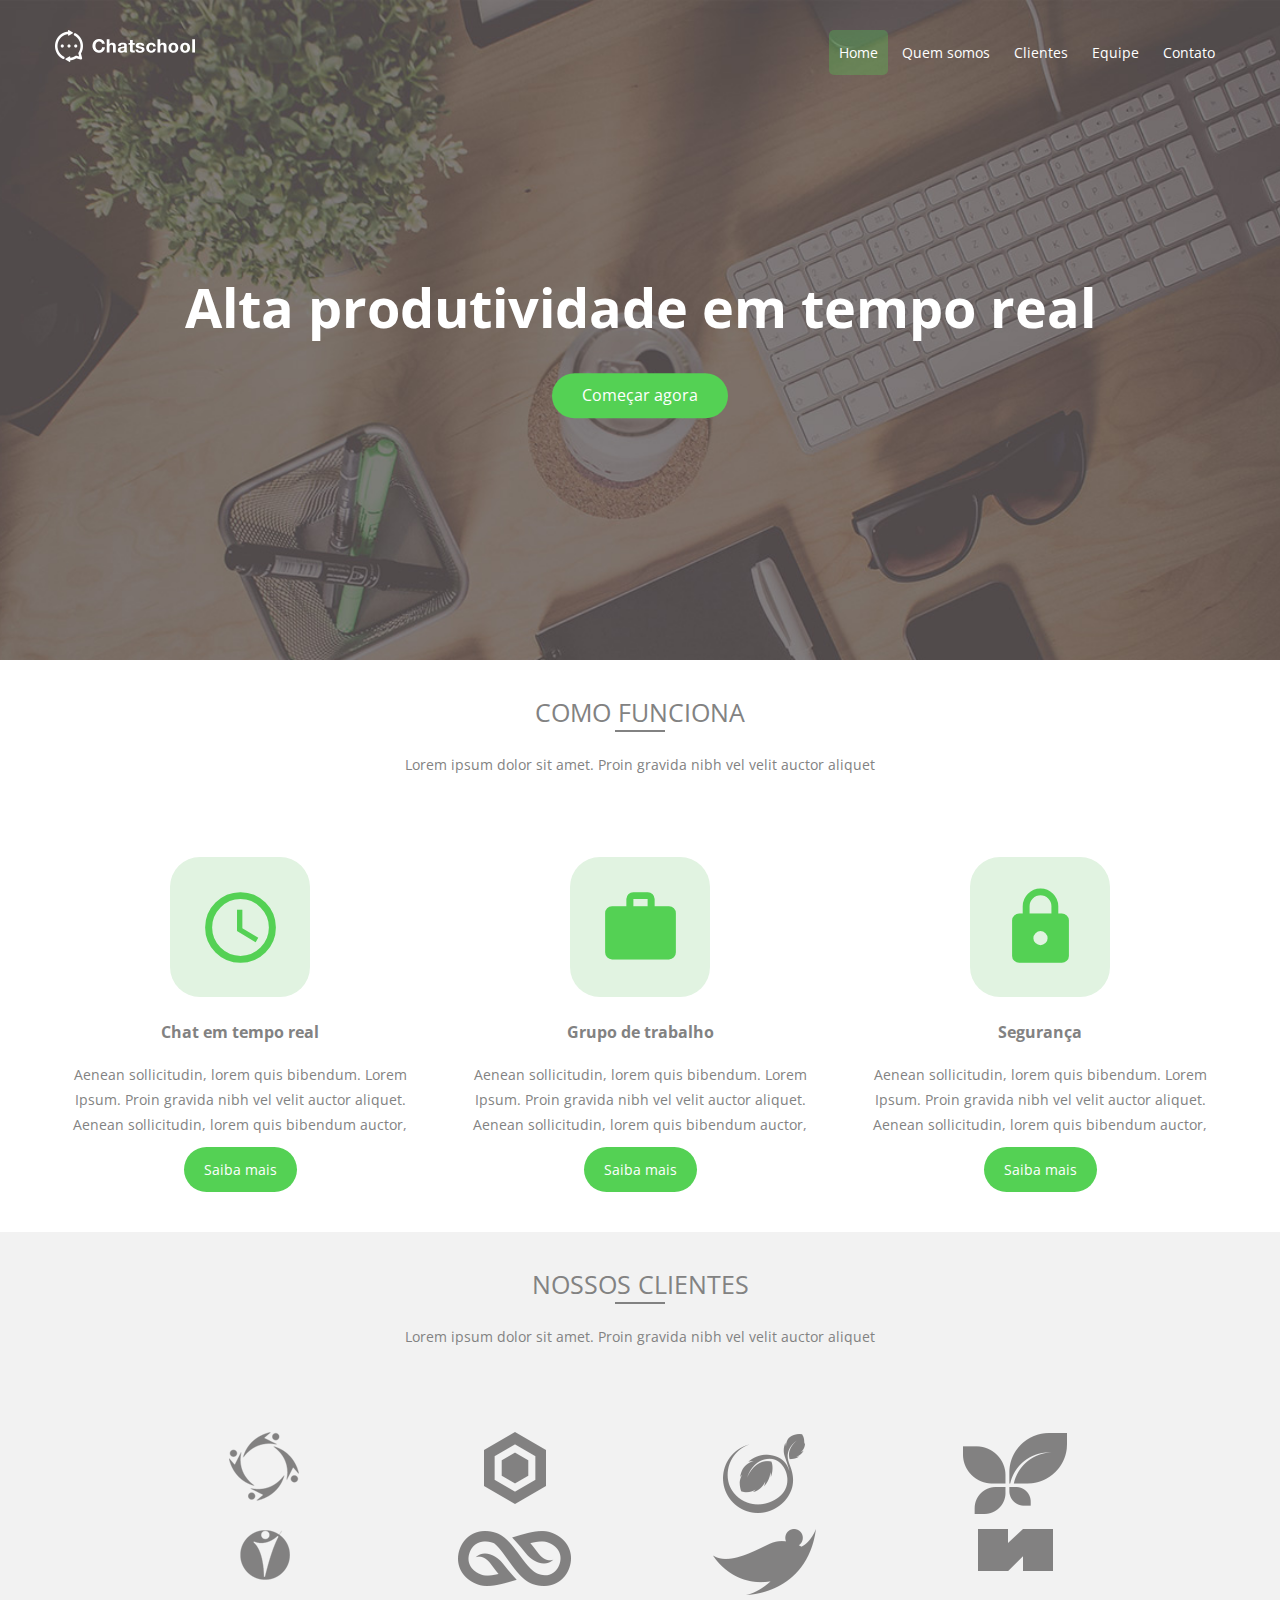
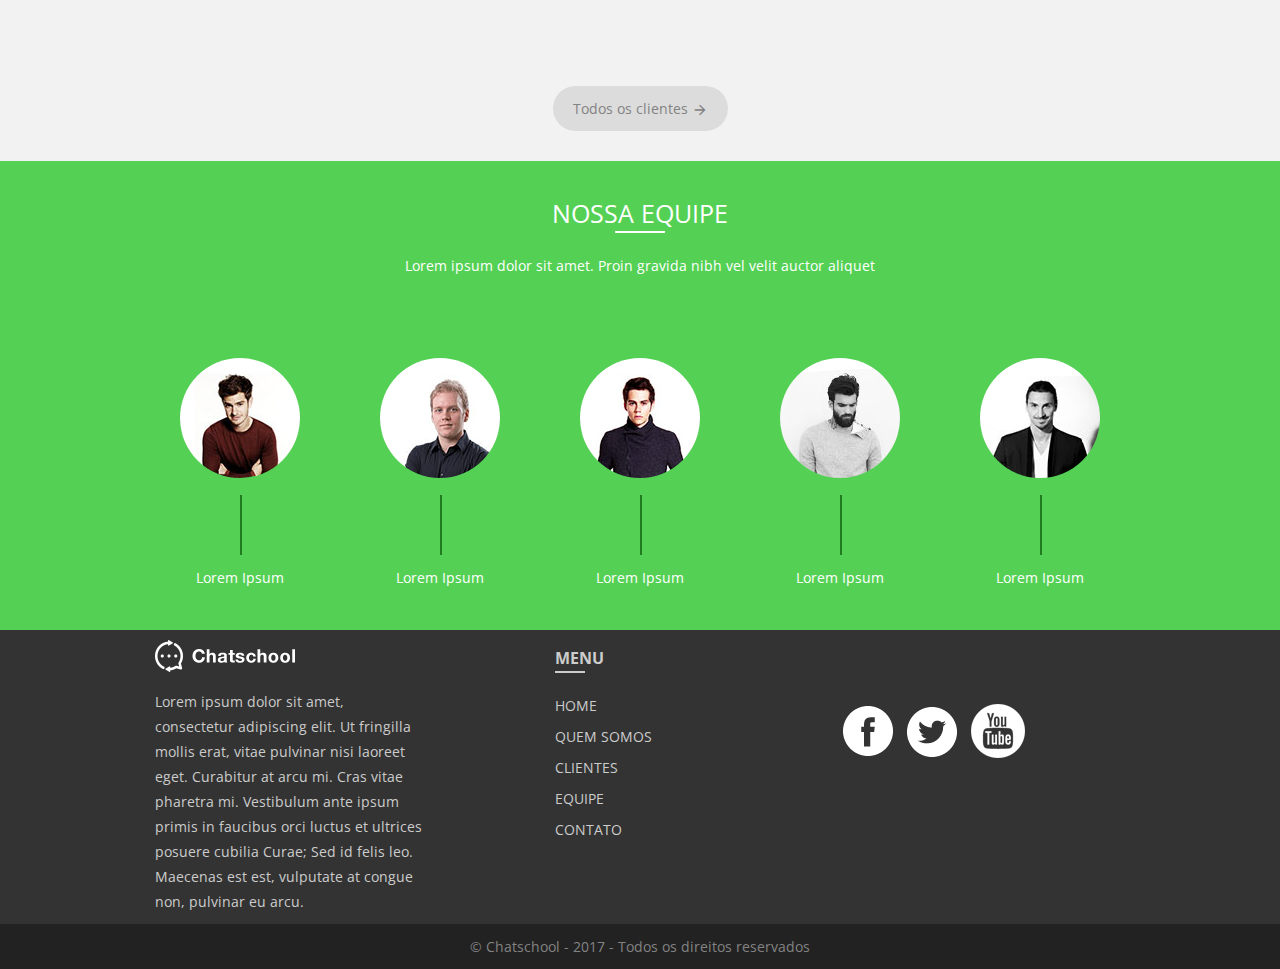
<file: index.html>
<!doctype html>
<html lang="pt-br">
<head>
  <meta charset="UTF-8">
  <meta http-equiv="X-UA-Compatible" content="IE=edge">
  <meta name="viewport" content="width=device-width, initial-scale=1">
  <title>Chatschool</title>
  <link href="https://fonts.googleapis.com/css?family=Open+Sans" rel="stylesheet">
  <link href="https://fonts.googleapis.com/icon?family=Material+Icons" rel="stylesheet">
  <link href="css/pages/home.min.css" rel="stylesheet">
</head>
<body>
  <header id="header" class="page-home">
    <div class="container">
      <div class="row">
        <div class="col col-desktop-3 col-6">
          <a href="index.html">
            <img src="images/logo.png" alt="Logo da Chatschool">
          </a>
        </div>
        <div class="col col-desktop-9 col-6">
          <nav>
            <ul>
              <li><a href="index.html" class="active">Home</a></li>
              <li><a href="quem-somos.html">Quem somos</a></li>
              <li><a href="clientes.html">Clientes</a></li>
              <li><a href="equipe.html">Equipe</a></li>
              <li><a href="contato.html">Contato</a></li>
            </ul>
          </nav>
        </div>
      </div>
      <div class="row">
        <div class="col col-desktop-12 title">
          <h1>Alta produtividade em tempo real</h1>
          <a href="produto.html" class="btn">Começar agora</a>
        </div>
      </div>
    </div>
  </header>
  <main>
    <section id="how-it-work" class="section section-center">
      <h2>Como funciona</h2>
      <p class="subtitle">Lorem ipsum dolor sit amet. Proin gravida nibh vel velit auctor aliquet</p>

      <div class="container">
        <div class="row">
          <div class="col col-desktop-4">
            <div class="icon-container">
              <i class="material-icons">schedule</i>
            </div>
            <h3>Chat em tempo real</h3>
            <p>Aenean sollicitudin, lorem quis bibendum. Lorem Ipsum. Proin gravida nibh vel velit auctor aliquet. Aenean sollicitudin, lorem quis bibendum auctor,</p>
            <p><a href="" class="btn">Saiba mais</a></p>
          </div>
          <div class="col col-desktop-4">
            <div class="icon-container">
              <i class="material-icons">work</i>
            </div>
            <h3>Grupo de trabalho</h3>
            <p>Aenean sollicitudin, lorem quis bibendum. Lorem Ipsum. Proin gravida nibh vel velit auctor aliquet. Aenean sollicitudin, lorem quis bibendum auctor,</p>
            <p><a href="" class="btn">Saiba mais</a></p>
          </div>
          <div class="col col-desktop-4">
            <div class="icon-container">
              <i class="material-icons">https</i>
            </div>
            <h3>Segurança</h3>
            <p>Aenean sollicitudin, lorem quis bibendum. Lorem Ipsum. Proin gravida nibh vel velit auctor aliquet. Aenean sollicitudin, lorem quis bibendum auctor,</p>
            <p><a href="" class="btn">Saiba mais</a></p>
          </div>
        </div>
      </div>

    </section>
    <section id="customers" class="section section-center">
      <h2>Nossos clientes</h2>
      <p class="subtitle">Lorem ipsum dolor sit amet. Proin gravida nibh vel velit auctor aliquet</p>

      <div class="container">
        <div class="row">
          <div class="col col-desktop-3"><img src="images/clientes/icon1.png" alt=""></div>
          <div class="col col-desktop-3"><img src="images/clientes/icon2.png" alt=""></div>
          <div class="col col-desktop-3"><img src="images/clientes/icon3.png" alt=""></div>
          <div class="col col-desktop-3"><img src="images/clientes/icon4.png" alt=""></div>
        </div>

        <div class="row">
          <div class="col col-desktop-3"><img src="images/clientes/icon5.png" alt=""></div>
          <div class="col col-desktop-3"><img src="images/clientes/icon6.png" alt=""></div>
          <div class="col col-desktop-3"><img src="images/clientes/icon7.png" alt=""></div>
          <div class="col col-desktop-3"><img src="images/clientes/icon8.png" alt=""></div>
        </div>
        <div class="row">
          <div class="col col-desktop-12">
            <a href="" class="btn">Todos os clientes <i class="material-icons">arrow_forward</i></a>
          </div>
        </div>
      </div>
    </section>
    <section id="team" class="section section-center">
      <h2>Nossa equipe</h2>
      <p class="subtitle">Lorem ipsum dolor sit amet. Proin gravida nibh vel velit auctor aliquet</p>
      <div class="container">
        <div class="row">
          <div class="col col-offset-desktop-1 col-desktop-2">
            <div class="img-box-round"><img src="images/team/team1.jpg" alt=""></div>
            <p class="img-box-label">Lorem Ipsum</p>
          </div>
          <div class="col col-desktop-2">
            <div class="img-box-round"><img src="images/team/team2.jpg" alt=""></div>
            <p class="img-box-label">Lorem Ipsum</p>
          </div>
          <div class="col col-desktop-2">
            <div class="img-box-round"><img src="images/team/team3.jpg" alt=""></div>
            <p class="img-box-label">Lorem Ipsum</p>
          </div>
          <div class="col col-desktop-2">
            <div class="img-box-round"><img src="images/team/team4.jpg" alt=""></div>
            <p class="img-box-label">Lorem Ipsum</p>
          </div>
          <div class="col col-desktop-2">
            <div class="img-box-round"><img src="images/team/team5.jpg" alt=""></div>
            <p class="img-box-label">Lorem Ipsum</p>
          </div>
        </div>
      </div>
    </section>
  </main>
  <footer id="footer">
    <div class="container">
      <div class="row">
        <div class="col col-offset-desktop-1 col-desktop-3">
          <p><a href=""><img src="images/logo.png" alt="Logo da Chatschool"></a></p>
          <p>Lorem ipsum dolor sit amet, consectetur adipiscing elit. Ut fringilla mollis erat, vitae pulvinar nisi laoreet eget. Curabitur at arcu mi. Cras vitae pharetra mi. Vestibulum ante ipsum primis in faucibus orci luctus et ultrices posuere cubilia Curae; Sed id felis leo. Maecenas est est, vulputate at congue non, pulvinar eu arcu.</p>
        </div>
        <div class="col col-offset-desktop-1 col-desktop-2 col-2">
          <h3>Menu</h3>
          <nav>
            <ul>
              <li><a href="/" class="active">Home</a></li>
              <li><a href="quem-somos.html">Quem somos</a></li>
              <li><a href="clientes.html">Clientes</a></li>
              <li><a href="equipe.html">Equipe</a></li>
              <li><a href="contato.html">Contato</a></li>
            </ul>
          </nav>
        </div>
        <div class="col col-desktop-3 social col-4">
          <a href=""><img src="images/social-facebook.png" alt=""></a>
          <a href=""><img src="images/social-twitter.png" alt=""></a>
          <a href=""><img src="images/social-youtube.png" alt=""></a>
        </div>
      </div>
    </div>
  </footer>

  <div id="copyright">
    &copy; Chatschool - 2017 - Todos os direitos reservados
  </div>
</body>
</html>
</file>
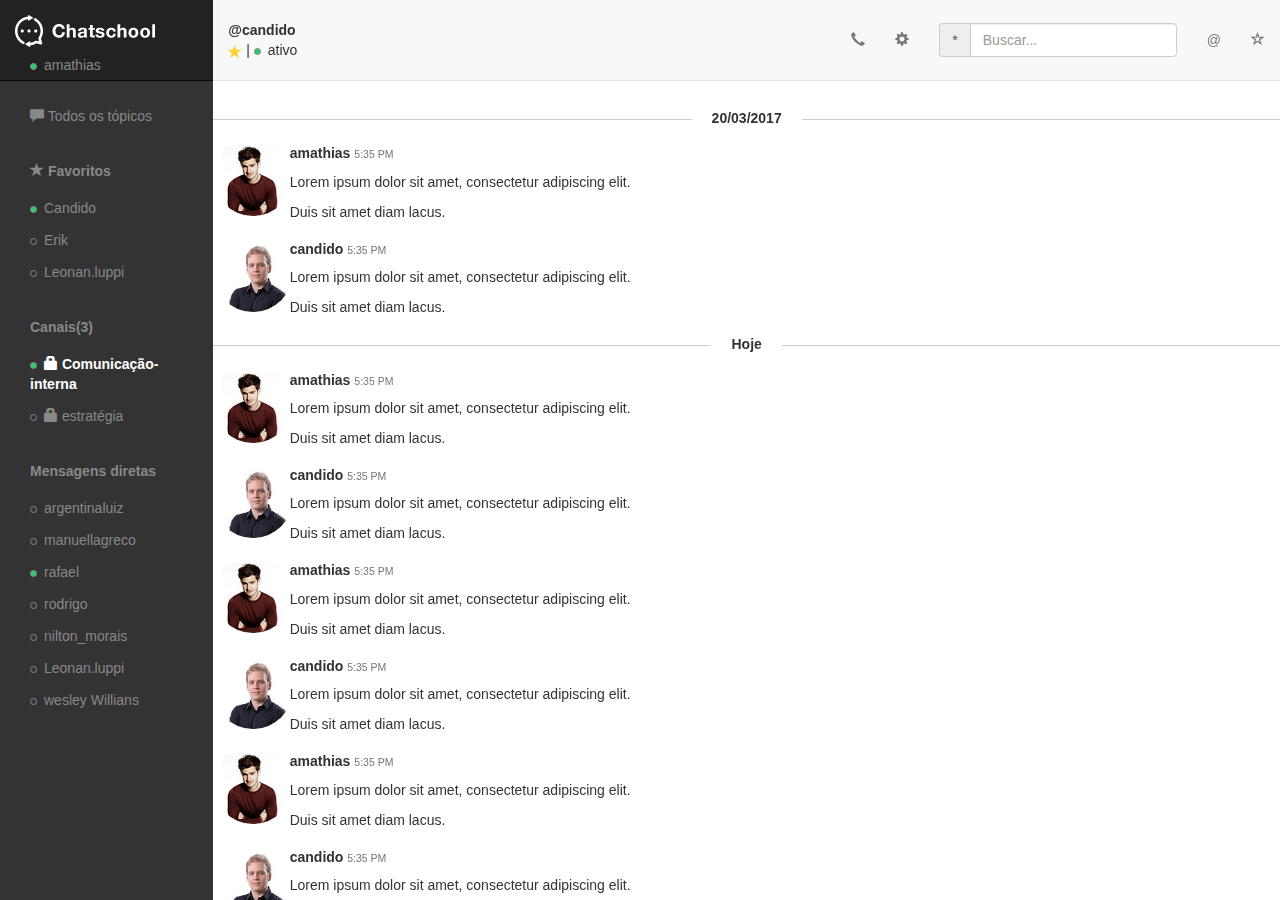
<file: projeto/index.html>
<!DOCTYPE html>
<html lang="pt-br">
<head>
  <base href="">
  <meta charset="utf-8">
  <meta http-equiv="X-UA-Compatible" content="IE=edge">
  <meta name="viewport" content="width=device-width, initial-scale=1">
  <!-- The above 3 meta tags *must* come first in the head; any other head content must come *after* these tags -->
  <title>chatschool</title>

  <!-- Bootstrap -->
  <link href="css/bootstrap.min.css" rel="stylesheet">
  <link rel="stylesheet" href="css/styles.css">

  <!-- HTML5 shim and Respond.js for IE8 support of HTML5 elements and media queries -->
  <!-- WARNING: Respond.js doesn't work if you view the page via file:// -->
  <!--[if lt IE 9]>
  <script src="https://oss.maxcdn.com/html5shiv/3.7.3/html5shiv.min.js"></script>
  <script src="https://oss.maxcdn.com/respond/1.4.2/respond.min.js"></script>
  <![endif]-->
</head>
<body>
<div class="container-fluid box-100-height">
  <div class="row box-100-height">
    <section id="sidenav" class="col-md-2 box-100-height">
      <div class="navbar navbar-inverse navbar-static-top">
        <div class="container-fluid">
          <div class="navbar-header">
            <a href="" class="navbar-brand">
              <img src="../images/logo.png" alt="">
            </a>
          </div>
          <ul id="me" class="nav navbar-nav">
            <li class="online"><a href="">amathias</a></li>
          </ul>
        </div>
      </div>

      <ul class="nav nav-pills nav-stacked">
        <li class="no-status">
          <a href=""><span class="glyphicon glyphicon-comment"></span> Todos os tópicos</a>
        </li>
      </ul>

      <ul class="nav nav-pills nav-stacked">
        <li class="nav-header">
          <span class="glyphicon glyphicon-star"></span> Favoritos
        </li>
        <li class="online">
          <a href="">Candido</a>
          <a href="" class="action">x</a>
        </li>
        <li>
          <a href="">Erik</a>
          <a href="" class="action">x</a>
        </li>
        <li>
          <a href="">Leonan.luppi</a>
          <a href="" class="action">x</a>
        </li>
      </ul>

      <ul class="nav nav-pills nav-stacked">
        <li class="nav-header">
          Canais(3)
        </li>
        <li class="online active">
          <a href=""><span class="glyphicon glyphicon-lock"></span> Comunicação-interna</a>
          <a href="" class="action">x</a>
        </li>
        <li>
          <a href=""><span class="glyphicon glyphicon-lock"></span> estratégia</a>
          <a href="" class="action">x</a>
        </li>
      </ul>

      <ul class="nav nav-pills nav-stacked">
        <li class="nav-header">
          Mensagens diretas
        </li>
        <li>
          <a href="">argentinaluiz</a>
          <a href="" class="action">x</a>
        </li>
        <li>
          <a href="">manuellagreco</a>
          <a href="" class="action">x</a>
        </li>
        <li class="online">
          <a href="">rafael</a>
          <a href="" class="action">x</a>
        </li>
        <li>
          <a href="">rodrigo</a>
          <a href="" class="action">x</a>
        </li>
        <li>
          <a href="">nilton_morais</a>
          <a href="" class="action">x</a>
        </li>
        <li>
          <a href="">Leonan.luppi</a>
          <a href="" class="action">x</a>
        </li>
        <li>
          <a href="">wesley Willians</a>
          <a href="" class="action">x</a>
        </li>
      </ul>
    </section>

    <section id="content" class="col-md-10 box-100-height">
      <div class="navbar navbar-default navbar-static-top">
        <div class="container-fluid">
          <ul id="chat-title" class="nav navbar-nav">
            <li>
              <span>
                <a href="" class="title">@candido</a>
                <a href="" class="favorite"><span class="glyphicon glyphicon-star"></span></a> |
                <a href="" class="status">ativo</a>
              </span>
            </li>
          </ul>
          <ul class="nav navbar-nav navbar-right">
            <li><a href=""><span class="glyphicon glyphicon-earphone"></span></a></li>
            <li><a href=""><span class="glyphicon glyphicon-cog"></span></a></li>
            <li>
              <form action="" class="navbar-form navbar-left">
                <div class="input-group">
                  <span class="input-group-addon">*</span>
                  <input type="text" class="form-control" placeholder="Buscar...">
                </div>
              </form>
            </li>
            <li><a href="">@</a></li>
            <li><a href=""><span class="glyphicon glyphicon-star-empty"></span></a></li>
          </ul>
        </div>
      </div>

      <div class="row">
        <div class="col-md-12 datetime-separator">
          <h5>20/03/2017</h5>
        </div>
      </div>

      <div class="row">
        <div class="col-md-1">
          <div class="img-box-round">
            <img src="../images/team/team1.jpg" alt="">
          </div>
        </div>
        <div class="col-md-11">
          <div class="row">
            <h5>amathias <small>5:35 PM</small></h5>
          </div>
          <div class="row">
            <p>Lorem ipsum dolor sit amet, consectetur adipiscing elit.</p>
            <p>Duis sit amet diam lacus.</p>
          </div>
        </div>
      </div>

      <div class="row">
        <div class="col-md-1">
          <div class="img-box-round">
            <img src="../images/team/team2.jpg" alt="">
          </div>
        </div>
        <div class="col-md-11">
          <div class="row">
            <h5>candido <small>5:35 PM</small></h5>
          </div>
          <div class="row">
            <p>Lorem ipsum dolor sit amet, consectetur adipiscing elit.</p>
            <p>Duis sit amet diam lacus.</p>
          </div>
        </div>
      </div>

      <div class="row">
        <div class="col-md-12 datetime-separator">
          <h5>Hoje</h5>
        </div>
      </div>

      <div class="row">
        <div class="col-md-1">
          <div class="img-box-round">
            <img src="../images/team/team1.jpg" alt="">
          </div>
        </div>
        <div class="col-md-11">
          <div class="row">
            <h5>amathias <small>5:35 PM</small></h5>
          </div>
          <div class="row">
            <p>Lorem ipsum dolor sit amet, consectetur adipiscing elit.</p>
            <p>Duis sit amet diam lacus.</p>
          </div>
        </div>
      </div>

      <div class="row">
        <div class="col-md-1">
          <div class="img-box-round">
            <img src="../images/team/team2.jpg" alt="">
          </div>
        </div>
        <div class="col-md-11">
          <div class="row">
            <h5>candido <small>5:35 PM</small></h5>
          </div>
          <div class="row">
            <p>Lorem ipsum dolor sit amet, consectetur adipiscing elit.</p>
            <p>Duis sit amet diam lacus.</p>
          </div>
        </div>
      </div>

      <div class="row">
        <div class="col-md-1">
          <div class="img-box-round">
            <img src="../images/team/team1.jpg" alt="">
          </div>
        </div>
        <div class="col-md-11">
          <div class="row">
            <h5>amathias <small>5:35 PM</small></h5>
          </div>
          <div class="row">
            <p>Lorem ipsum dolor sit amet, consectetur adipiscing elit.</p>
            <p>Duis sit amet diam lacus.</p>
          </div>
        </div>
      </div>

      <div class="row">
        <div class="col-md-1">
          <div class="img-box-round">
            <img src="../images/team/team2.jpg" alt="">
          </div>
        </div>
        <div class="col-md-11">
          <div class="row">
            <h5>candido <small>5:35 PM</small></h5>
          </div>
          <div class="row">
            <p>Lorem ipsum dolor sit amet, consectetur adipiscing elit.</p>
            <p>Duis sit amet diam lacus.</p>
          </div>
        </div>
      </div>

      <div class="row">
        <div class="col-md-1">
          <div class="img-box-round">
            <img src="../images/team/team1.jpg" alt="">
          </div>
        </div>
        <div class="col-md-11">
          <div class="row">
            <h5>amathias <small>5:35 PM</small></h5>
          </div>
          <div class="row">
            <p>Lorem ipsum dolor sit amet, consectetur adipiscing elit.</p>
            <p>Duis sit amet diam lacus.</p>
          </div>
        </div>
      </div>

      <div class="row">
        <div class="col-md-1">
          <div class="img-box-round">
            <img src="../images/team/team2.jpg" alt="">
          </div>
        </div>
        <div class="col-md-11">
          <div class="row">
            <h5>candido <small>5:35 PM</small></h5>
          </div>
          <div class="row">
            <p>Lorem ipsum dolor sit amet, consectetur adipiscing elit.</p>
            <p>Duis sit amet diam lacus.</p>
          </div>
        </div>
      </div>

      <div class="row">
        <div class="col-md-1">
          <div class="img-box-round">
            <img src="../images/team/team1.jpg" alt="">
          </div>
        </div>
        <div class="col-md-11">
          <div class="row">
            <h5>amathias <small>5:35 PM</small></h5>
          </div>
          <div class="row">
            <p>Lorem ipsum dolor sit amet, consectetur adipiscing elit.</p>
            <p>Duis sit amet diam lacus.</p>
          </div>
        </div>
      </div>

      <div class="row">
        <div class="col-md-1">
          <div class="img-box-round">
            <img src="../images/team/team2.jpg" alt="">
          </div>
        </div>
        <div class="col-md-11">
          <div class="row">
            <h5>candido <small>5:35 PM</small></h5>
          </div>
          <div class="row">
            <p>Lorem ipsum dolor sit amet, consectetur adipiscing elit.</p>
            <p>Duis sit amet diam lacus.</p>
          </div>
        </div>
      </div>

      <div class="row">
        <div class="col-md-1">
          <div class="img-box-round">
            <img src="../images/team/team1.jpg" alt="">
          </div>
        </div>
        <div class="col-md-11">
          <div class="row">
            <h5>amathias <small>5:35 PM</small></h5>
          </div>
          <div class="row">
            <p>Lorem ipsum dolor sit amet, consectetur adipiscing elit.</p>
            <p>Duis sit amet diam lacus.</p>
          </div>
        </div>
      </div>

      <div class="row">
        <div class="col-md-1">
          <div class="img-box-round">
            <img src="../images/team/team2.jpg" alt="">
          </div>
        </div>
        <div class="col-md-11">
          <div class="row">
            <h5>candido <small>5:35 PM</small></h5>
          </div>
          <div class="row">
            <p>Lorem ipsum dolor sit amet, consectetur adipiscing elit.</p>
            <p>Duis sit amet diam lacus.</p>
          </div>
        </div>
      </div>

      <div class="row">
        <div class="col-md-1">
          <div class="img-box-round">
            <img src="../images/team/team1.jpg" alt="">
          </div>
        </div>
        <div class="col-md-11">
          <div class="row">
            <h5>amathias <small>5:35 PM</small></h5>
          </div>
          <div class="row">
            <p>Lorem ipsum dolor sit amet, consectetur adipiscing elit.</p>
            <p>Duis sit amet diam lacus.</p>
          </div>
        </div>
      </div>

      <div class="row">
        <div class="col-md-1">
          <div class="img-box-round">
            <img src="../images/team/team2.jpg" alt="">
          </div>
        </div>
        <div class="col-md-11">
          <div class="row">
            <h5>candido <small>5:35 PM</small></h5>
          </div>
          <div class="row">
            <p>Lorem ipsum dolor sit amet, consectetur adipiscing elit.</p>
            <p>Duis sit amet diam lacus.</p>
          </div>
        </div>
      </div>
    </section>
  </div>
</div>

<!-- jQuery (necessary for Bootstrap's JavaScript plugins) -->
<script src="https://ajax.googleapis.com/ajax/libs/jquery/1.12.4/jquery.min.js"></script>
<!-- Include all compiled plugins (below), or include individual files as needed -->
<script src="js/bootstrap.min.js"></script>
</body>
</html>
</file>
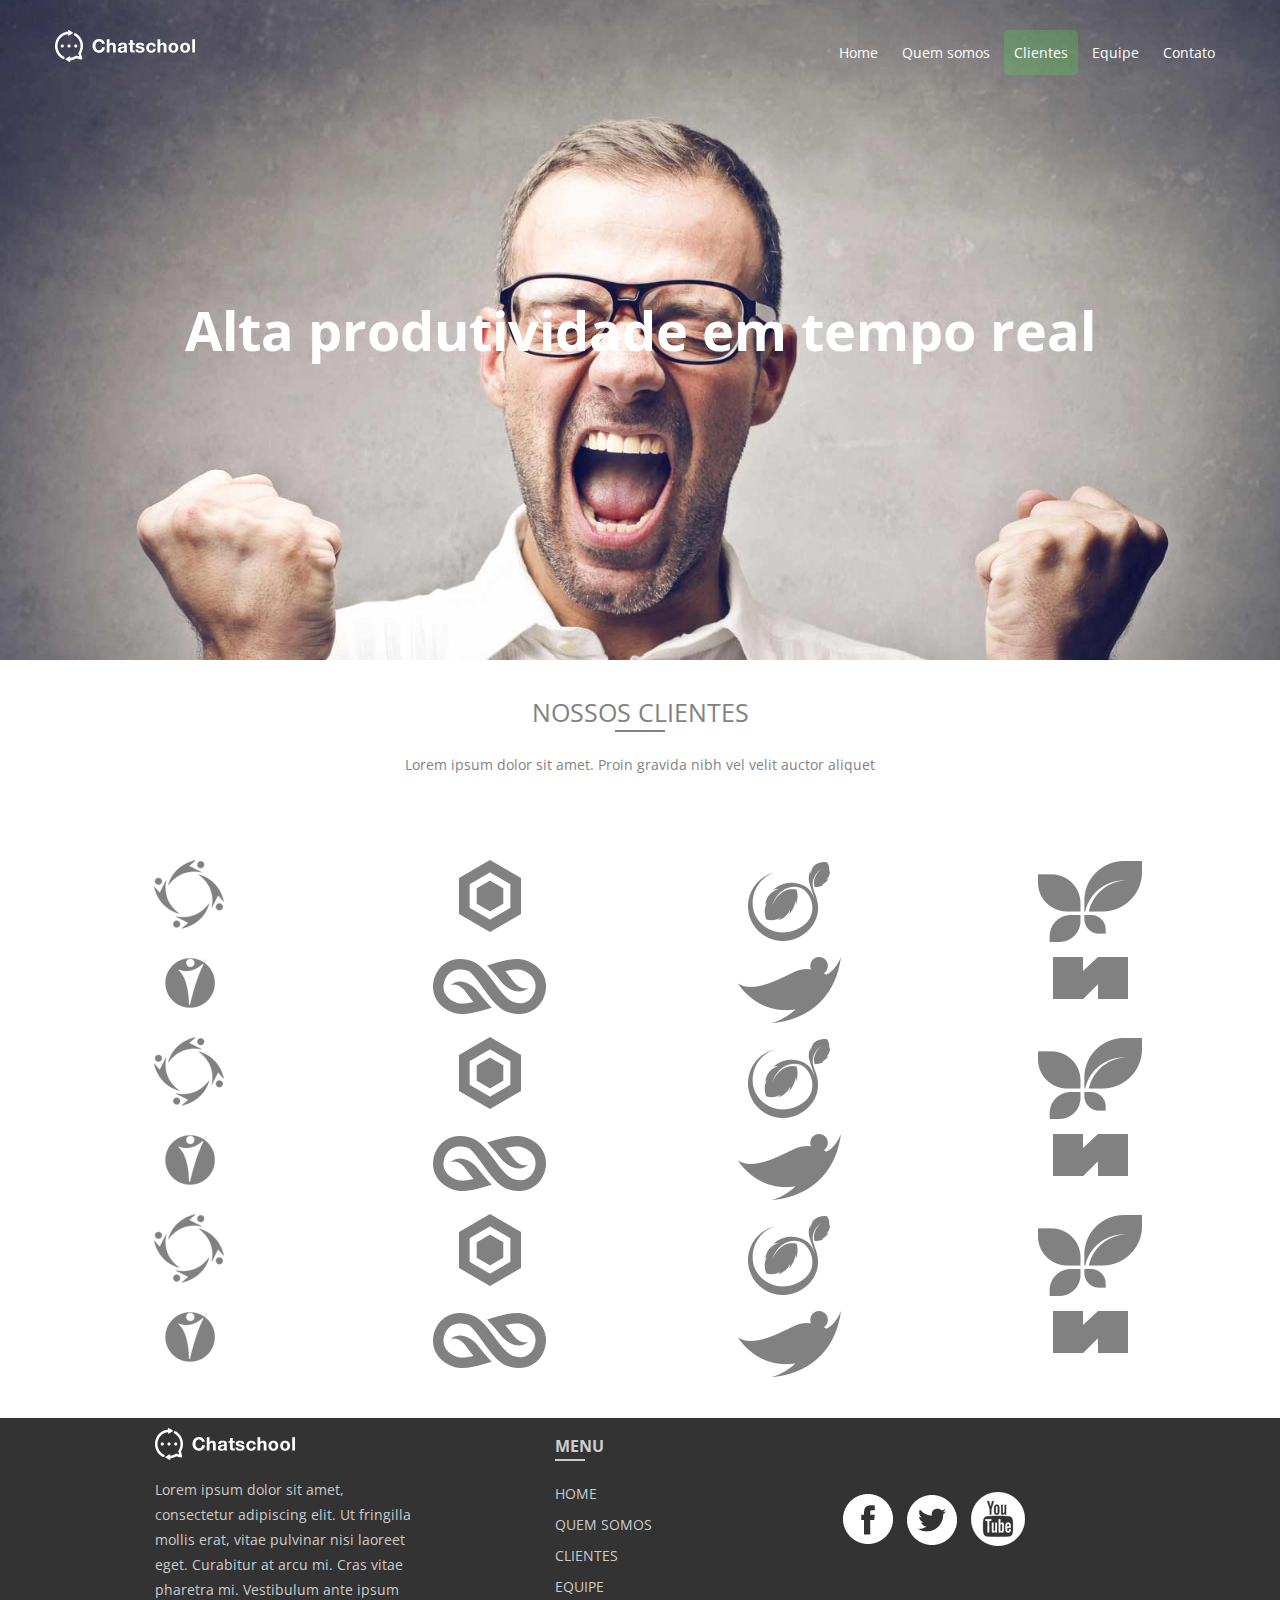
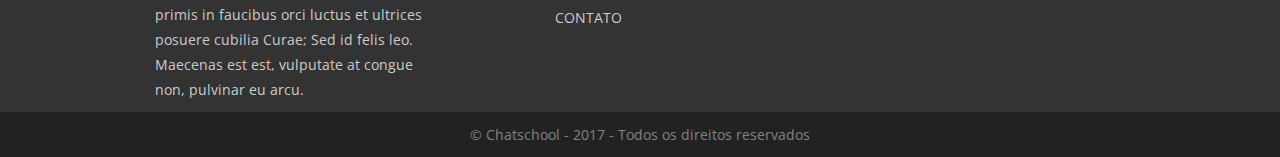
<file: clientes.html>
<!doctype html>
<html lang="pt-br">
<head>
  <meta charset="UTF-8">
  <meta http-equiv="X-UA-Compatible" content="IE=edge">
  <meta name="viewport" content="width=device-width, initial-scale=1">
  <title>Clientes - Chatschool</title>
  <link href="https://fonts.googleapis.com/css?family=Open+Sans" rel="stylesheet">
  <link href="https://fonts.googleapis.com/icon?family=Material+Icons" rel="stylesheet">
  <link href="css/pages/clientes.min.css" rel="stylesheet">
</head>
<body>
<header id="header" class="page-clientes">
  <div class="container">
    <div class="row">
      <div class="col col-desktop-3 col-6">
        <a href="index.html">
          <img src="images/logo.png" alt="Logo da Chatschool">
        </a>
      </div>
      <div class="col col-desktop-9 col-6">
        <nav>
          <ul>
            <li><a href="index.html">Home</a></li>
            <li><a href="quem-somos.html">Quem somos</a></li>
            <li><a href="clientes.html" class="active">Clientes</a></li>
            <li><a href="equipe.html">Equipe</a></li>
            <li><a href="contato.html">Contato</a></li>
          </ul>
        </nav>
      </div>
    </div>
    <div class="row">
      <div class="col col-desktop-12 title">
        <h1>Alta produtividade em tempo real</h1>
      </div>
    </div>
  </div>
</header>
<main>
  <section id="customers" class="section section-center">
    <h2>Nossos clientes</h2>
    <p class="subtitle">Lorem ipsum dolor sit amet. Proin gravida nibh vel velit auctor aliquet</p>

    <div class="container">
      <div class="row">
        <div class="col col-desktop-3 col-3"><img src="images/clientes/icon1.png" alt=""></div>
        <div class="col col-desktop-3 col-3"><img src="images/clientes/icon2.png" alt=""></div>
        <div class="col col-desktop-3 col-3"><img src="images/clientes/icon3.png" alt=""></div>
        <div class="col col-desktop-3 col-3"><img src="images/clientes/icon4.png" alt=""></div>
      </div>

      <div class="row">
        <div class="col col-desktop-3 col-3"><img src="images/clientes/icon5.png" alt=""></div>
        <div class="col col-desktop-3 col-3"><img src="images/clientes/icon6.png" alt=""></div>
        <div class="col col-desktop-3 col-3"><img src="images/clientes/icon7.png" alt=""></div>
        <div class="col col-desktop-3 col-3"><img src="images/clientes/icon8.png" alt=""></div>
      </div>
      <div class="row">
        <div class="col col-desktop-3 col-3"><img src="images/clientes/icon1.png" alt=""></div>
        <div class="col col-desktop-3 col-3"><img src="images/clientes/icon2.png" alt=""></div>
        <div class="col col-desktop-3 col-3"><img src="images/clientes/icon3.png" alt=""></div>
        <div class="col col-desktop-3 col-3"><img src="images/clientes/icon4.png" alt=""></div>
      </div>

      <div class="row">
        <div class="col col-desktop-3 col-3"><img src="images/clientes/icon5.png" alt=""></div>
        <div class="col col-desktop-3 col-3"><img src="images/clientes/icon6.png" alt=""></div>
        <div class="col col-desktop-3 col-3"><img src="images/clientes/icon7.png" alt=""></div>
        <div class="col col-desktop-3 col-3"><img src="images/clientes/icon8.png" alt=""></div>
      </div>
      <div class="row">
        <div class="col col-desktop-3 col-3"><img src="images/clientes/icon1.png" alt=""></div>
        <div class="col col-desktop-3 col-3"><img src="images/clientes/icon2.png" alt=""></div>
        <div class="col col-desktop-3 col-3"><img src="images/clientes/icon3.png" alt=""></div>
        <div class="col col-desktop-3 col-3"><img src="images/clientes/icon4.png" alt=""></div>
      </div>

      <div class="row">
        <div class="col col-desktop-3 col-3"><img src="images/clientes/icon5.png" alt=""></div>
        <div class="col col-desktop-3 col-3"><img src="images/clientes/icon6.png" alt=""></div>
        <div class="col col-desktop-3 col-3"><img src="images/clientes/icon7.png" alt=""></div>
        <div class="col col-desktop-3 col-3"><img src="images/clientes/icon8.png" alt=""></div>
      </div>
    </div>
  </section>
</main>
<footer id="footer">
  <div class="container">
    <div class="row">
      <div class="col col-offset-desktop-1 col-desktop-3">
        <p><a href=""><img src="images/logo.png" alt="Logo da Chatschool"></a></p>
        <p>Lorem ipsum dolor sit amet, consectetur adipiscing elit. Ut fringilla mollis erat, vitae pulvinar nisi laoreet eget. Curabitur at arcu mi. Cras vitae pharetra mi. Vestibulum ante ipsum primis in faucibus orci luctus et ultrices posuere cubilia Curae; Sed id felis leo. Maecenas est est, vulputate at congue non, pulvinar eu arcu.</p>
      </div>
      <div class="col col-offset-desktop-1 col-desktop-2 col-2">
        <h3>Menu</h3>
        <nav>
          <ul>
            <li><a href="/" class="active">Home</a></li>
            <li><a href="quem-somos.html">Quem somos</a></li>
            <li><a href="clientes.html">Clientes</a></li>
            <li><a href="equipe.html">Equipe</a></li>
            <li><a href="contato.html">Contato</a></li>
          </ul>
        </nav>
      </div>
      <div class="col col-desktop-3 social col-4">
        <a href=""><img src="images/social-facebook.png" alt=""></a>
        <a href=""><img src="images/social-twitter.png" alt=""></a>
        <a href=""><img src="images/social-youtube.png" alt=""></a>
      </div>
    </div>
  </div>
</footer>

<div id="copyright">
  &copy; Chatschool - 2017 - Todos os direitos reservados
</div>
</body>
</html>
</file>
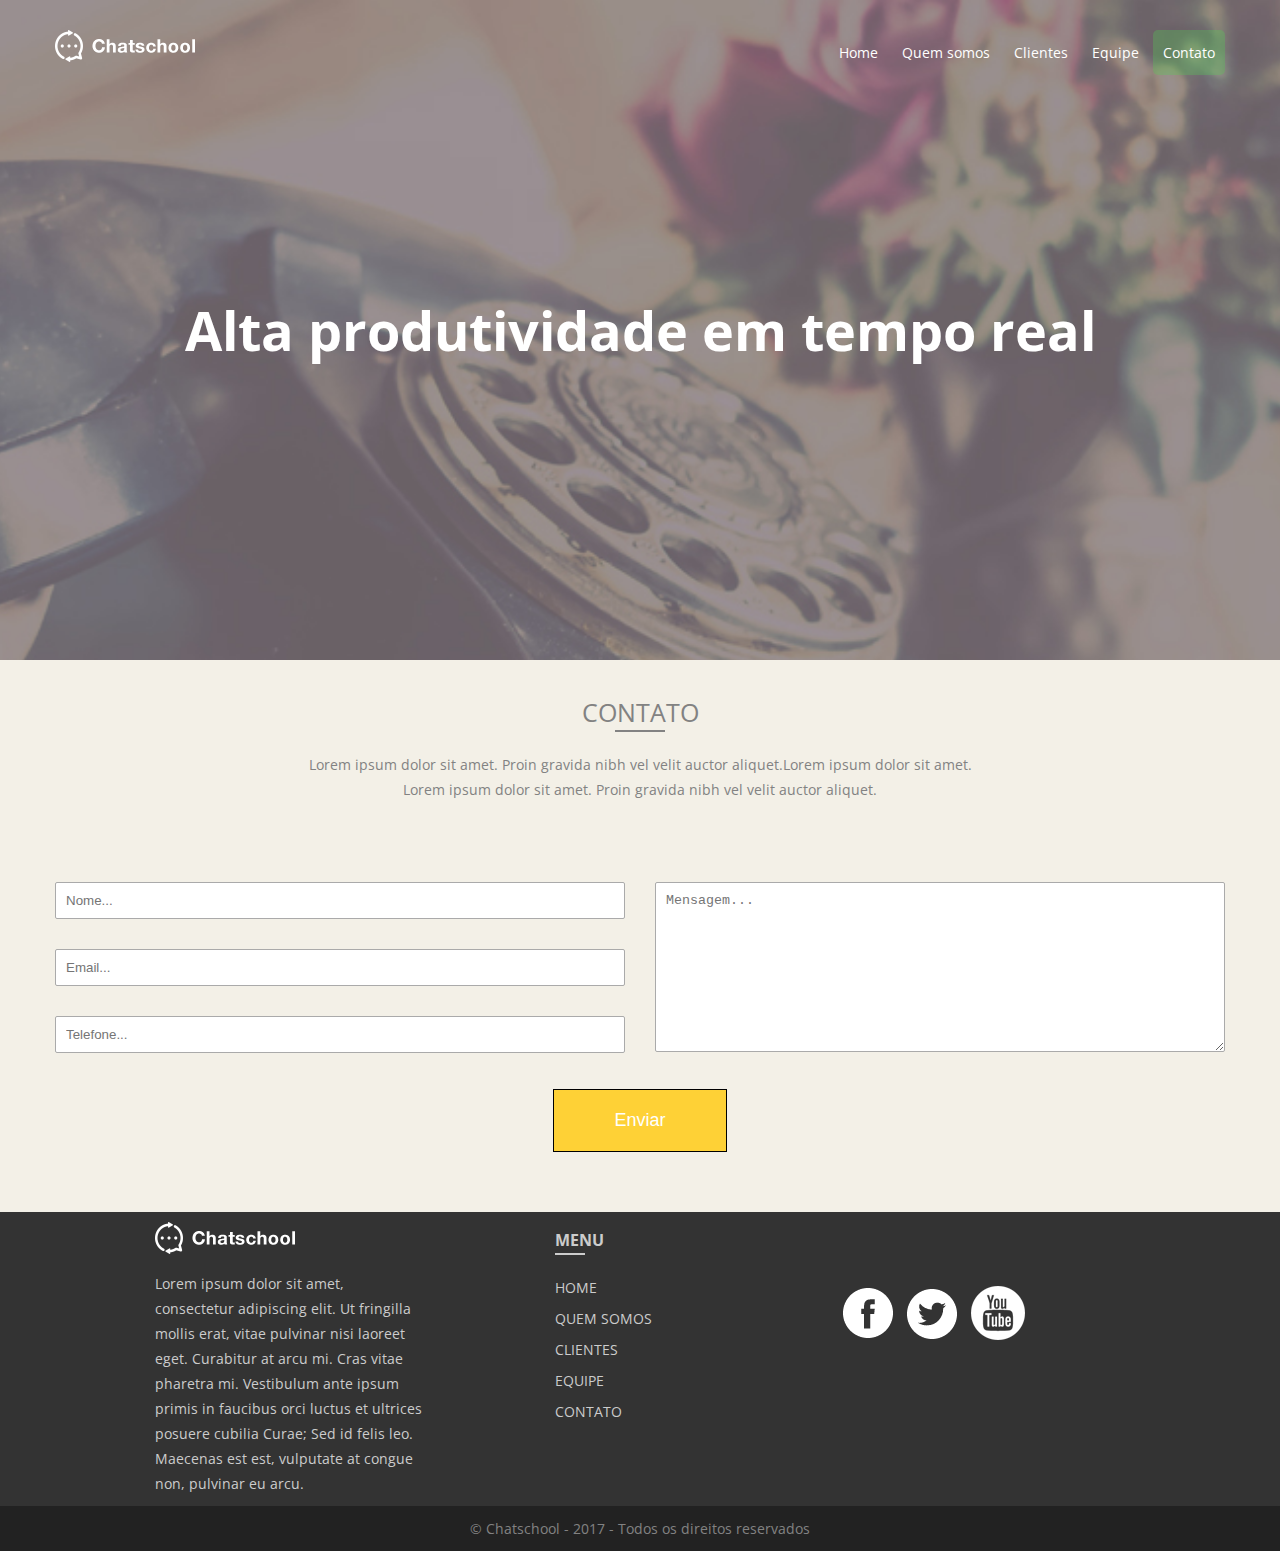
<file: contato.html>
<!doctype html>
<html lang="pt-br">
<head>
  <meta charset="UTF-8">
  <meta http-equiv="X-UA-Compatible" content="IE=edge">
  <meta name="viewport" content="width=device-width, initial-scale=1">
  <title>Contato - Chatschool</title>
  <link href="https://fonts.googleapis.com/css?family=Open+Sans" rel="stylesheet">
  <link href="https://fonts.googleapis.com/icon?family=Material+Icons" rel="stylesheet">
  <link href="css/pages/contato.min.css" rel="stylesheet">
</head>
<body>
<header id="header" class="page-contato">
  <div class="container">
    <div class="row">
      <div class="col col-desktop-3 col-6">
        <a href="index.html">
          <img src="images/logo.png" alt="Logo da Chatschool">
        </a>
      </div>
      <div class="col col-desktop-9 col-6">
        <nav>
          <ul>
            <li><a href="index.html">Home</a></li>
            <li><a href="quem-somos.html">Quem somos</a></li>
            <li><a href="clientes.html">Clientes</a></li>
            <li><a href="equipe.html">Equipe</a></li>
            <li><a href="contato.html" class="active">Contato</a></li>
          </ul>
        </nav>
      </div>
    </div>
    <div class="row">
      <div class="col col-desktop-12 title">
        <h1>Alta produtividade em tempo real</h1>
      </div>
    </div>
  </div>
</header>
<main>
  <section class="section section-center">
    <h2>Contato</h2>
    <p class="subtitle">
      Lorem ipsum dolor sit amet. Proin gravida nibh vel velit auctor aliquet.Lorem ipsum dolor sit amet.<br>
      Lorem ipsum dolor sit amet. Proin gravida nibh vel velit auctor aliquet.
    </p>

    <div class="container">
      <!-- https://github.com/dwyl/html-form-send-email-via-google-script-without-server -->
      <form action="https://script.google.com/macros/s/AKfycbzwr5wrIL9yQUw3Lh83wjqIw05peunLi-iUHiNVMgQ9WgXbj3AM/exec" class="row" method="post">
        <div class="col col-desktop-6 col-6">
          <div class="input-control">
            <input id="nome" name="nome" type="text" required placeholder="Nome...">
            <label for="nome">Nome*</label>
          </div>
          <div class="input-control">
            <input id="email" name="email" type="email" required placeholder="Email...">
            <label for="email">Email*</label>
          </div>
          <div class="input-control">
            <input id="telefone" name="telefone" type="number" placeholder="Telefone...">
            <label for="telefone">Telefone</label>
          </div>
        </div>
        <div class="col col-desktop-6 col-6">
          <div class="input-control">
            <textarea id="mensagem" name="mensagem" id="" cols="30" rows="10" placeholder="Mensagem..."></textarea>
            <label for="mensagem">Telefone</label>
          </div>
        </div>
        <div class="col col-desktop-12 col-6">
          <input type="submit" value="Enviar" class="btn orange">
        </div>
      </form>
    </div>

  </section>
</main>
<footer id="footer">
  <div class="container">
    <div class="row">
      <div class="col col-offset-desktop-1 col-desktop-3">
        <p><a href=""><img src="images/logo.png" alt="Logo da Chatschool"></a></p>
        <p>Lorem ipsum dolor sit amet, consectetur adipiscing elit. Ut fringilla mollis erat, vitae pulvinar nisi laoreet eget. Curabitur at arcu mi. Cras vitae pharetra mi. Vestibulum ante ipsum primis in faucibus orci luctus et ultrices posuere cubilia Curae; Sed id felis leo. Maecenas est est, vulputate at congue non, pulvinar eu arcu.</p>
      </div>
      <div class="col col-offset-desktop-1 col-desktop-2 col-2">
        <h3>Menu</h3>
        <nav>
          <ul>
            <li><a href="/" class="active">Home</a></li>
            <li><a href="quem-somos.html">Quem somos</a></li>
            <li><a href="clientes.html">Clientes</a></li>
            <li><a href="equipe.html">Equipe</a></li>
            <li><a href="contato.html">Contato</a></li>
          </ul>
        </nav>
      </div>
      <div class="col col-desktop-3 social col-4">
        <a href=""><img src="images/social-facebook.png" alt=""></a>
        <a href=""><img src="images/social-twitter.png" alt=""></a>
        <a href=""><img src="images/social-youtube.png" alt=""></a>
      </div>
    </div>
  </div>
</footer>

<div id="copyright">
  &copy; Chatschool - 2017 - Todos os direitos reservados
</div>

<script src="https://code.jquery.com/jquery-3.2.1.min.js"></script>
<script>
  $('form').submit(function (event) {
    event.preventDefault();
    $('form input[type="submit"]').val('Aguarde...')
        .attr('disabled', true);
    $.ajax({
      type: $('form').attr('method'),
      url: $('form').attr('action'),
      data: $('form').serialize(),
      success: function () {
        alert('Email enviado com sucesso');
        $('form').trigger('reset');

        $('form input[type="submit"]').val('Enviar')
        .attr('disabled', false);
      }
    });
  });
</script>

</body>
</html>
</file>
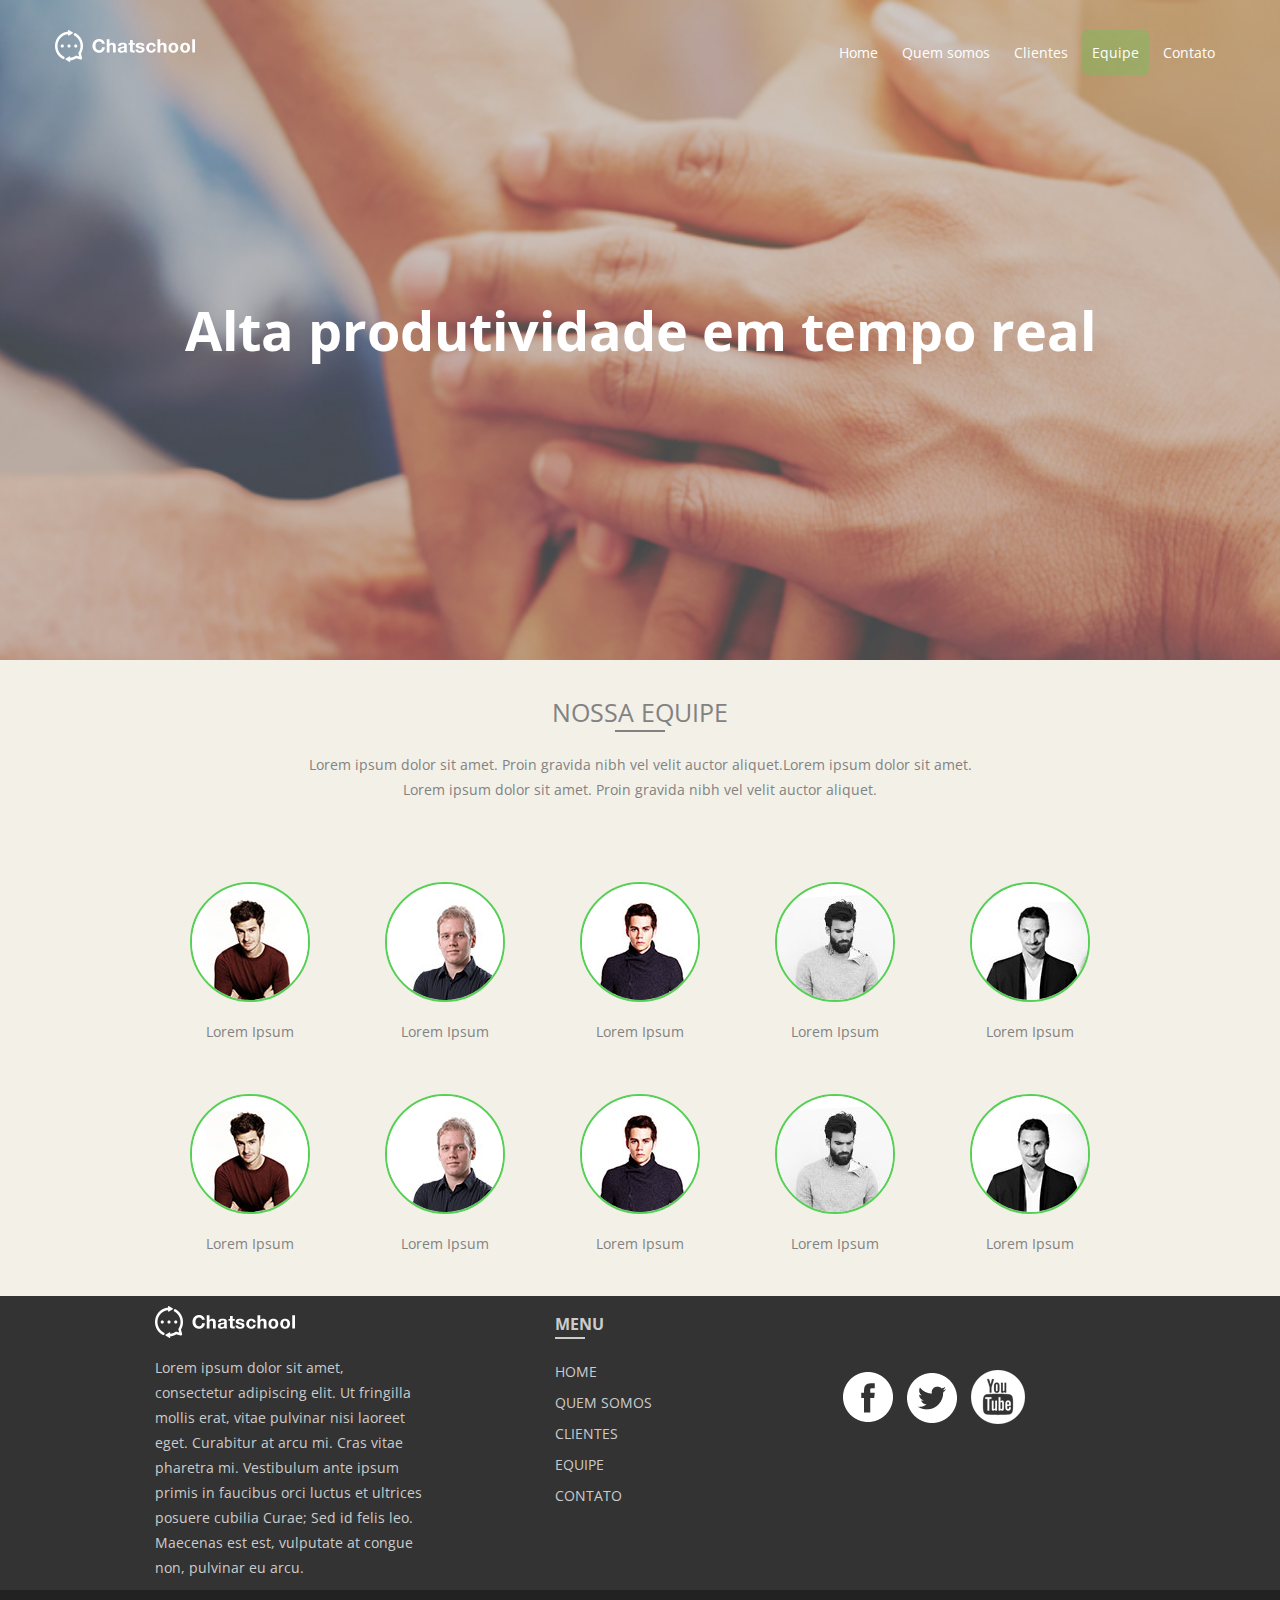
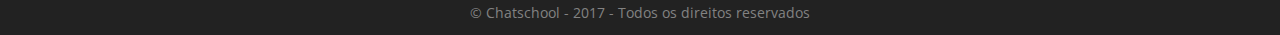
<file: equipe.html>
<!doctype html>
<html lang="pt-br">
<head>
  <meta charset="UTF-8">
  <meta http-equiv="X-UA-Compatible" content="IE=edge">
  <meta name="viewport" content="width=device-width, initial-scale=1">
  <title>Equipe - Chatschool</title>
  <link href="https://fonts.googleapis.com/css?family=Open+Sans" rel="stylesheet">
  <link href="https://fonts.googleapis.com/icon?family=Material+Icons" rel="stylesheet">
  <link href="css/pages/equipe.min.css" rel="stylesheet">
</head>
<body>
<header id="header" class="page-equipe">
  <div class="container">
    <div class="row">
      <div class="col col-desktop-3 col-6">
        <a href="index.html">
          <img src="images/logo.png" alt="Logo da Chatschool">
        </a>
      </div>
      <div class="col col-desktop-9 col-6">
        <nav>
          <ul>
            <li><a href="index.html">Home</a></li>
            <li><a href="quem-somos.html">Quem somos</a></li>
            <li><a href="clientes.html">Clientes</a></li>
            <li><a href="equipe.html" class="active">Equipe</a></li>
            <li><a href="contato.html">Contato</a></li>
          </ul>
        </nav>
      </div>
    </div>
    <div class="row">
      <div class="col col-desktop-12 title">
        <h1>Alta produtividade em tempo real</h1>
      </div>
    </div>
  </div>
</header>
<main>
  <section id="team" class="section section-center">
    <div class="container">
      <h2>Nossa equipe</h2>
      <p class="subtitle">
        Lorem ipsum dolor sit amet. Proin gravida nibh vel velit auctor aliquet.Lorem ipsum dolor sit amet.<br>
        Lorem ipsum dolor sit amet. Proin gravida nibh vel velit auctor aliquet.
      </p>
      <div class="container">
        <div class="row">
          <div class="team-member col-2 col col-offset-desktop-1 col-desktop-2">
            <div class="img-box-round"><img src="images/team/team1.jpg" alt=""></div>
            <p class="img-box-label">Lorem Ipsum</p>
            <div class="description">
              <h4>Lorem Ipsum</h4>
              <p>Aenean sodales dolor sit amet arcu suscipit convallis. Sed malesuada maximus finibus. Fusce ac dignissim dui. Aenean commodo, nulla vel maximus dictum</p>

              <div class="social">
                <a href=""><img src="images/social-facebook.png" alt=""></a>
                <a href=""><img src="images/social-twitter.png" alt=""></a>
                <a href=""><img src="images/social-youtube.png" alt=""></a>
              </div>
            </div>
          </div>
          <div class="team-member col-2 col col-desktop-2">
            <div class="img-box-round"><img src="images/team/team2.jpg" alt=""></div>
            <p class="img-box-label">Lorem Ipsum</p>

            <div class="description">
              <h4>Lorem Ipsum</h4>
              <p>Aenean sodales dolor sit amet arcu suscipit convallis. Sed malesuada maximus finibus. Fusce ac dignissim dui. Aenean commodo, nulla vel maximus dictum</p>

              <div class="social">
                <a href=""><img src="images/social-facebook.png" alt=""></a>
                <a href=""><img src="images/social-twitter.png" alt=""></a>
                <a href=""><img src="images/social-youtube.png" alt=""></a>
              </div>
            </div>
          </div>
          <div class="team-member col-2 col col-desktop-2">
            <div class="img-box-round"><img src="images/team/team3.jpg" alt=""></div>
            <p class="img-box-label">Lorem Ipsum</p>

            <div class="description">
              <h4>Lorem Ipsum</h4>
              <p>Aenean sodales dolor sit amet arcu suscipit convallis. Sed malesuada maximus finibus. Fusce ac dignissim dui. Aenean commodo, nulla vel maximus dictum</p>

              <div class="social">
                <a href=""><img src="images/social-facebook.png" alt=""></a>
                <a href=""><img src="images/social-twitter.png" alt=""></a>
                <a href=""><img src="images/social-youtube.png" alt=""></a>
              </div>
            </div>
          </div>
          <div class="team-member col-2 col col-desktop-2">
            <div class="img-box-round"><img src="images/team/team4.jpg" alt=""></div>
            <p class="img-box-label">Lorem Ipsum</p>

            <div class="description">
              <h4>Lorem Ipsum</h4>
              <p>Aenean sodales dolor sit amet arcu suscipit convallis. Sed malesuada maximus finibus. Fusce ac dignissim dui. Aenean commodo, nulla vel maximus dictum</p>

              <div class="social">
                <a href=""><img src="images/social-facebook.png" alt=""></a>
                <a href=""><img src="images/social-twitter.png" alt=""></a>
                <a href=""><img src="images/social-youtube.png" alt=""></a>
              </div>
            </div>
          </div>
          <div class="team-member col-2 col col-desktop-2">
            <div class="img-box-round"><img src="images/team/team5.jpg" alt=""></div>
            <p class="img-box-label">Lorem Ipsum</p>

            <div class="description">
              <h4>Lorem Ipsum</h4>
              <p>Aenean sodales dolor sit amet arcu suscipit convallis. Sed malesuada maximus finibus. Fusce ac dignissim dui. Aenean commodo, nulla vel maximus dictum</p>

              <div class="social">
                <a href=""><img src="images/social-facebook.png" alt=""></a>
                <a href=""><img src="images/social-twitter.png" alt=""></a>
                <a href=""><img src="images/social-youtube.png" alt=""></a>
              </div>
            </div>
          </div>
        </div>
        <div class="row">
          <div class="team-member col-2 col col-offset-desktop-1 col-desktop-2">
            <div class="img-box-round"><img src="images/team/team1.jpg" alt=""></div>
            <p class="img-box-label">Lorem Ipsum</p>

            <div class="description">
              <h4>Lorem Ipsum</h4>
              <p>Aenean sodales dolor sit amet arcu suscipit convallis. Sed malesuada maximus finibus. Fusce ac dignissim dui. Aenean commodo, nulla vel maximus dictum</p>

              <div class="social">
                <a href=""><img src="images/social-facebook.png" alt=""></a>
                <a href=""><img src="images/social-twitter.png" alt=""></a>
                <a href=""><img src="images/social-youtube.png" alt=""></a>
              </div>
            </div>
          </div>
          <div class="team-member col-2 col col-desktop-2">
            <div class="img-box-round"><img src="images/team/team2.jpg" alt=""></div>
            <p class="img-box-label">Lorem Ipsum</p>

            <div class="description">
              <h4>Lorem Ipsum</h4>
              <p>Aenean sodales dolor sit amet arcu suscipit convallis. Sed malesuada maximus finibus. Fusce ac dignissim dui. Aenean commodo, nulla vel maximus dictum</p>

              <div class="social">
                <a href=""><img src="images/social-facebook.png" alt=""></a>
                <a href=""><img src="images/social-twitter.png" alt=""></a>
                <a href=""><img src="images/social-youtube.png" alt=""></a>
              </div>
            </div>
          </div>
          <div class="team-member col-2 col col-desktop-2">
            <div class="img-box-round"><img src="images/team/team3.jpg" alt=""></div>
            <p class="img-box-label">Lorem Ipsum</p>

            <div class="description">
              <h4>Lorem Ipsum</h4>
              <p>Aenean sodales dolor sit amet arcu suscipit convallis. Sed malesuada maximus finibus. Fusce ac dignissim dui. Aenean commodo, nulla vel maximus dictum</p>

              <div class="social">
                <a href=""><img src="images/social-facebook.png" alt=""></a>
                <a href=""><img src="images/social-twitter.png" alt=""></a>
                <a href=""><img src="images/social-youtube.png" alt=""></a>
              </div>
            </div>
          </div>
          <div class="team-member col-2 col col-desktop-2">
            <div class="img-box-round"><img src="images/team/team4.jpg" alt=""></div>
            <p class="img-box-label">Lorem Ipsum</p>

            <div class="description">
              <h4>Lorem Ipsum</h4>
              <p>Aenean sodales dolor sit amet arcu suscipit convallis. Sed malesuada maximus finibus. Fusce ac dignissim dui. Aenean commodo, nulla vel maximus dictum</p>

              <div class="social">
                <a href=""><img src="images/social-facebook.png" alt=""></a>
                <a href=""><img src="images/social-twitter.png" alt=""></a>
                <a href=""><img src="images/social-youtube.png" alt=""></a>
              </div>
            </div>
          </div>
          <div class="team-member col-2 col col-desktop-2">
            <div class="img-box-round"><img src="images/team/team5.jpg" alt=""></div>
            <p class="img-box-label">Lorem Ipsum</p>

            <div class="description">
              <h4>Lorem Ipsum</h4>
              <p>Aenean sodales dolor sit amet arcu suscipit convallis. Sed malesuada maximus finibus. Fusce ac dignissim dui. Aenean commodo, nulla vel maximus dictum</p>

              <div class="social">
                <a href=""><img src="images/social-facebook.png" alt=""></a>
                <a href=""><img src="images/social-twitter.png" alt=""></a>
                <a href=""><img src="images/social-youtube.png" alt=""></a>
              </div>
            </div>
          </div>
        </div>
      </div>
    </div>
  </section>
</main>
<footer id="footer">
  <div class="container">
    <div class="row">
      <div class="col col-offset-desktop-1 col-desktop-3">
        <p><a href=""><img src="images/logo.png" alt="Logo da Chatschool"></a></p>
        <p>Lorem ipsum dolor sit amet, consectetur adipiscing elit. Ut fringilla mollis erat, vitae pulvinar nisi laoreet eget. Curabitur at arcu mi. Cras vitae pharetra mi. Vestibulum ante ipsum primis in faucibus orci luctus et ultrices posuere cubilia Curae; Sed id felis leo. Maecenas est est, vulputate at congue non, pulvinar eu arcu.</p>
      </div>
      <div class="col col-offset-desktop-1 col-desktop-2 col-2">
        <h3>Menu</h3>
        <nav>
          <ul>
            <li><a href="/" class="active">Home</a></li>
            <li><a href="quem-somos.html">Quem somos</a></li>
            <li><a href="clientes.html">Clientes</a></li>
            <li><a href="equipe.html">Equipe</a></li>
            <li><a href="contato.html">Contato</a></li>
          </ul>
        </nav>
      </div>
      <div class="col col-desktop-3 social col-4">
        <a href=""><img src="images/social-facebook.png" alt=""></a>
        <a href=""><img src="images/social-twitter.png" alt=""></a>
        <a href=""><img src="images/social-youtube.png" alt=""></a>
      </div>
    </div>
  </div>
</footer>

<div id="copyright">
  &copy; Chatschool - 2017 - Todos os direitos reservados
</div>
</body>
</html>
</file>
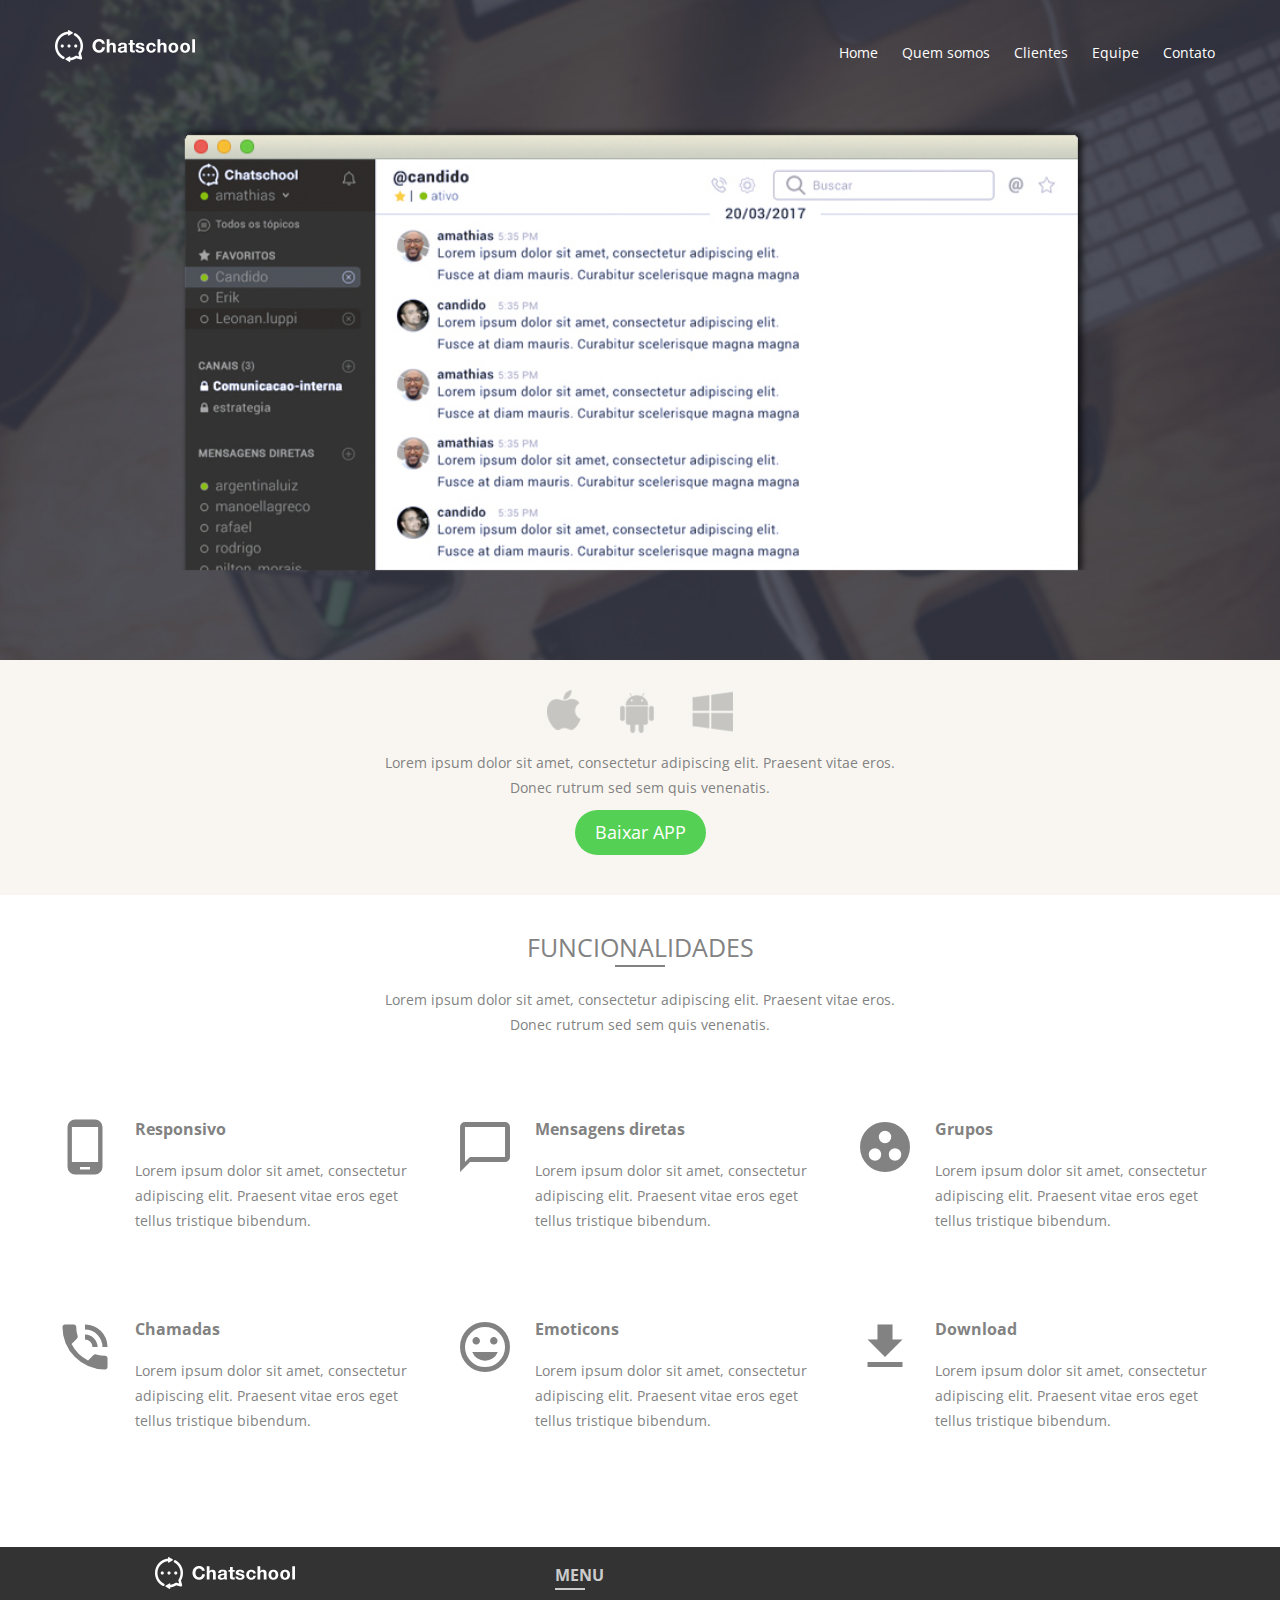
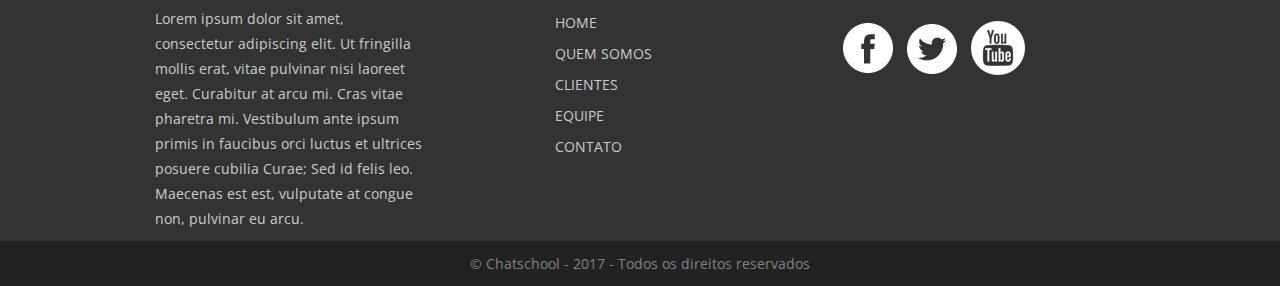
<file: produto.html>
<!doctype html>
<html lang="pt-br">
<head>
  <meta charset="UTF-8">
  <meta http-equiv="X-UA-Compatible" content="IE=edge">
  <meta name="viewport" content="width=device-width, initial-scale=1">
  <title>Produtos - Chatschool</title>
  <link href="https://fonts.googleapis.com/css?family=Open+Sans" rel="stylesheet">
  <link href="https://fonts.googleapis.com/icon?family=Material+Icons" rel="stylesheet">
  <link href="css/pages/produto.min.css" rel="stylesheet">
</head>
<body>
<header id="header" class="page-produto">
  <div class="container">
    <div class="row">
      <div class="col col-desktop-3 col-6">
        <a href="index.html">
          <img src="images/logo.png" alt="Logo da Chatschool">
        </a>
      </div>
      <div class="col col-desktop-9 col-6">
        <nav>
          <ul>
            <li><a href="index.html">Home</a></li>
            <li><a href="quem-somos.html">Quem somos</a></li>
            <li><a href="clientes.html">Clientes</a></li>
            <li><a href="equipe.html">Equipe</a></li>
            <li><a href="contato.html">Contato</a></li>
          </ul>
        </nav>
      </div>
    </div>
  </div>
</header>
<main>
  <section class="section section-center" id="download">
    <img src="images/produto_download.jpg" alt="">
    <p>Lorem ipsum dolor sit amet, consectetur adipiscing elit. Praesent vitae eros.<br>
      Donec rutrum sed sem quis venenatis.</p>
    <p><a href="" class="btn">Baixar APP</a></p>
  </section>
  <section class="section section-center" id="funcionalidades">
    <h2>Funcionalidades</h2>

    <p class="subtitle">Lorem ipsum dolor sit amet, consectetur adipiscing elit. Praesent vitae eros.<br>
      Donec rutrum sed sem quis venenatis.</p>

    <div class="container text-left">
      <div class="row">
        <div class="col col-desktop-4">
          <i class="material-icons">phone_android</i>
          <h3>Responsivo</h3>
          <p>Lorem ipsum dolor sit amet, consectetur adipiscing elit. Praesent vitae eros eget tellus tristique
            bibendum.</p>
        </div>
        <div class="col col-desktop-4">
          <i class="material-icons">chat_bubble_outline</i>
          <h3>Mensagens diretas</h3>
          <p>Lorem ipsum dolor sit amet, consectetur adipiscing elit. Praesent vitae eros eget tellus tristique
            bibendum.</p>
        </div>
        <div class="col col-desktop-4">
          <i class="material-icons">group_work</i>
          <h3>Grupos</h3>
          <p>Lorem ipsum dolor sit amet, consectetur adipiscing elit. Praesent vitae eros eget tellus tristique
            bibendum.</p>
        </div>
      </div>
      <div class="row">
        <div class="col col-desktop-4">
          <i class="material-icons">phone_in_talk</i>
          <h3>Chamadas</h3>
          <p>Lorem ipsum dolor sit amet, consectetur adipiscing elit. Praesent vitae eros eget tellus tristique
            bibendum.</p>
        </div>
        <div class="col col-desktop-4">
          <i class="material-icons">insert_emoticon</i>
          <h3>Emoticons</h3>
          <p>Lorem ipsum dolor sit amet, consectetur adipiscing elit. Praesent vitae eros eget tellus tristique
            bibendum.</p>
        </div>
        <div class="col col-desktop-4">
          <i class="material-icons">file_download</i>
          <h3>Download</h3>
          <p>Lorem ipsum dolor sit amet, consectetur adipiscing elit. Praesent vitae eros eget tellus tristique
            bibendum.</p>
        </div>
      </div>
    </div>

  </section>
</main>
<footer id="footer">
  <div class="container">
    <div class="row">
      <div class="col col-offset-desktop-1 col-desktop-3">
        <p><a href=""><img src="images/logo.png" alt="Logo da Chatschool"></a></p>
        <p>Lorem ipsum dolor sit amet, consectetur adipiscing elit. Ut fringilla mollis erat, vitae pulvinar nisi laoreet eget. Curabitur at arcu mi. Cras vitae pharetra mi. Vestibulum ante ipsum primis in faucibus orci luctus et ultrices posuere cubilia Curae; Sed id felis leo. Maecenas est est, vulputate at congue non, pulvinar eu arcu.</p>
      </div>
      <div class="col col-offset-desktop-1 col-desktop-2 col-2">
        <h3>Menu</h3>
        <nav>
          <ul>
            <li><a href="/" class="active">Home</a></li>
            <li><a href="quem-somos.html">Quem somos</a></li>
            <li><a href="clientes.html">Clientes</a></li>
            <li><a href="equipe.html">Equipe</a></li>
            <li><a href="contato.html">Contato</a></li>
          </ul>
        </nav>
      </div>
      <div class="col col-desktop-3 social col-4">
        <a href=""><img src="images/social-facebook.png" alt=""></a>
        <a href=""><img src="images/social-twitter.png" alt=""></a>
        <a href=""><img src="images/social-youtube.png" alt=""></a>
      </div>
    </div>
  </div>
</footer>

<div id="copyright">
  &copy; Chatschool - 2017 - Todos os direitos reservados
</div>
</body>
</html>
</file>
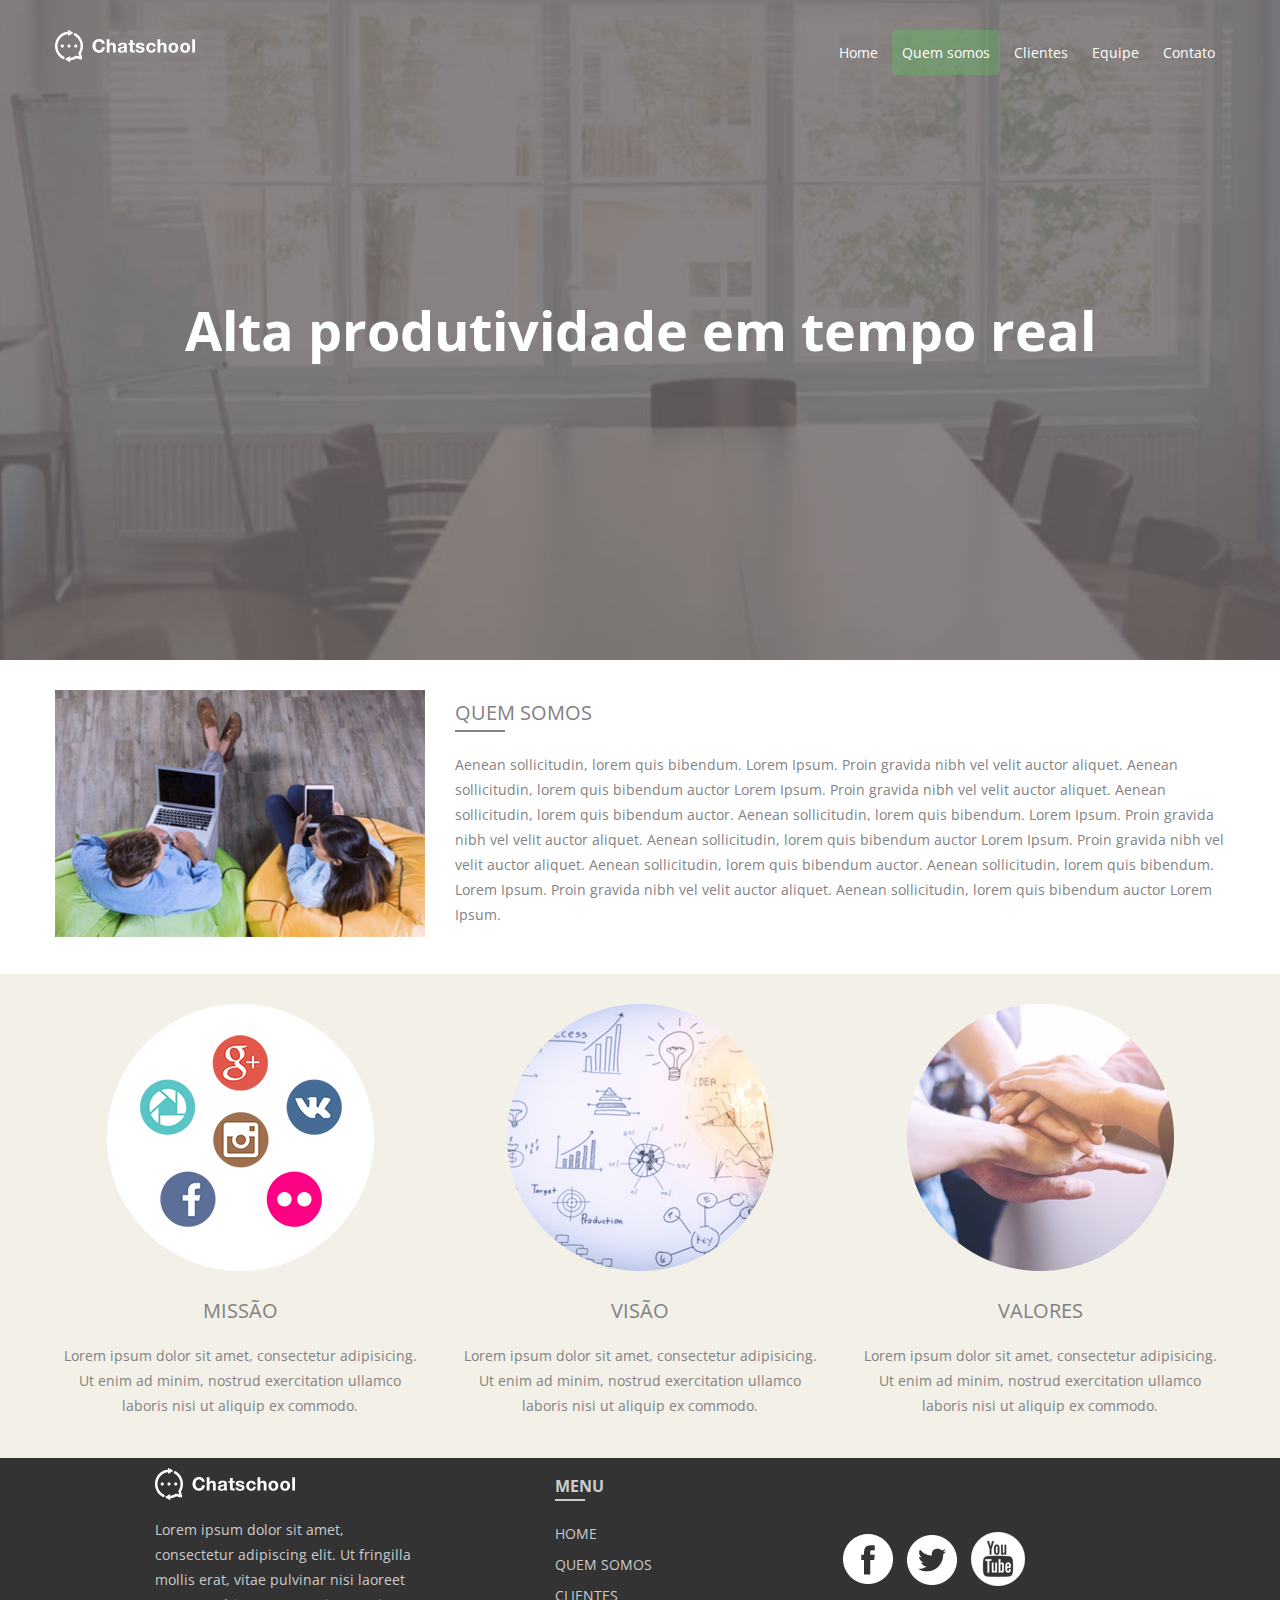
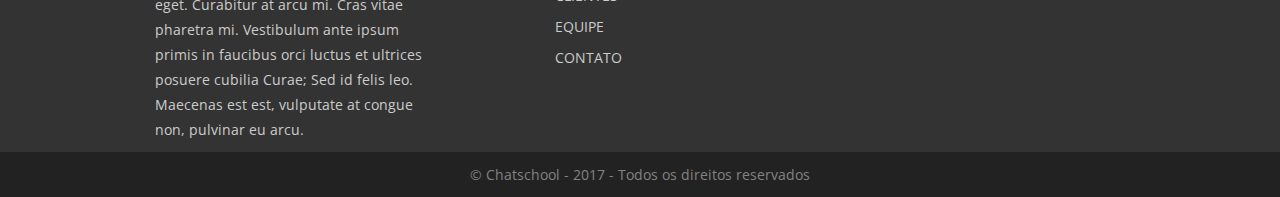
<file: quem-somos.html>
<!doctype html>
<html lang="pt-br">
<head>
  <meta charset="UTF-8">
  <meta http-equiv="X-UA-Compatible" content="IE=edge">
  <meta name="viewport" content="width=device-width, initial-scale=1">
  <title>Quem somos - Chatschool</title>
  <link href="https://fonts.googleapis.com/css?family=Open+Sans" rel="stylesheet">
  <link href="https://fonts.googleapis.com/icon?family=Material+Icons" rel="stylesheet">
  <link href="css/pages/quem-somos.min.css" rel="stylesheet">
</head>
<body>
<header id="header" class="page-quem-somos">
  <div class="container">
    <div class="row">
      <div class="col col-desktop-3 col-6">
        <a href="index.html">
          <img src="images/logo.png" alt="Logo da Chatschool">
        </a>
      </div>
      <div class="col col-desktop-9 col-6">
        <nav>
          <ul>
            <li><a href="index.html">Home</a></li>
            <li><a href="quem-somos.html" class="active">Quem somos</a></li>
            <li><a href="clientes.html">Clientes</a></li>
            <li><a href="equipe.html">Equipe</a></li>
            <li><a href="contato.html">Contato</a></li>
          </ul>
        </nav>
      </div>
    </div>
    <div class="row">
      <div class="col col-desktop-12 title">
        <h1>Alta produtividade em tempo real</h1>
      </div>
    </div>
  </div>
</header>
<main>
  <section class="section" id="intro">
    <div class="container">
      <div class="row">
        <div id="img-box" class="col col-desktop-4 col-6">
          <img src="images/quem-somos/quem-somos_01.jpg" alt="">
        </div>
        <div class="col col-desktop-8">
          <h2>Quem somos</h2>
          <p>Aenean sollicitudin, lorem quis bibendum. Lorem Ipsum. Proin gravida nibh vel velit auctor aliquet. Aenean sollicitudin, lorem quis bibendum auctor Lorem Ipsum. Proin gravida nibh vel velit auctor aliquet. Aenean sollicitudin, lorem quis bibendum auctor. Aenean sollicitudin, lorem quis bibendum. Lorem Ipsum. Proin gravida nibh vel velit auctor aliquet. Aenean sollicitudin, lorem quis bibendum auctor Lorem Ipsum. Proin gravida nibh vel velit auctor aliquet. Aenean sollicitudin, lorem quis bibendum auctor. Aenean sollicitudin, lorem quis bibendum. Lorem Ipsum. Proin gravida nibh vel velit auctor aliquet. Aenean sollicitudin, lorem quis bibendum auctor Lorem Ipsum.</p>
        </div>
      </div>
    </div>
  </section>
  <section class="section section-center" id="valores">
    <div class="container">
      <div class="row">
        <div class="col col-desktop-4">
          <img src="images/quem-somos/quem-somos_02.jpg" alt="">
          <h2>Missão</h2>
          <p>Lorem ipsum dolor sit amet, consectetur adipisicing. Ut enim ad minim, nostrud exercitation ullamco laboris nisi ut aliquip ex commodo.</p>
        </div>
        <div class="col col-desktop-4">
          <img src="images/quem-somos/quem-somos_03.jpg" alt="">
          <h2>Visão</h2>
          <p>Lorem ipsum dolor sit amet, consectetur adipisicing. Ut enim ad minim, nostrud exercitation ullamco laboris nisi ut aliquip ex commodo.</p>
        </div>
        <div class="col col-desktop-4">
          <img src="images/quem-somos/quem-somos_04.jpg" alt="">
          <h2>Valores</h2>
          <p>Lorem ipsum dolor sit amet, consectetur adipisicing. Ut enim ad minim, nostrud exercitation ullamco laboris nisi ut aliquip ex commodo.</p>
        </div>
      </div>
    </div>
  </section>
</main>
<footer id="footer">
  <div class="container">
    <div class="row">
      <div class="col col-offset-desktop-1 col-desktop-3">
        <p><a href=""><img src="images/logo.png" alt="Logo da Chatschool"></a></p>
        <p>Lorem ipsum dolor sit amet, consectetur adipiscing elit. Ut fringilla mollis erat, vitae pulvinar nisi laoreet eget. Curabitur at arcu mi. Cras vitae pharetra mi. Vestibulum ante ipsum primis in faucibus orci luctus et ultrices posuere cubilia Curae; Sed id felis leo. Maecenas est est, vulputate at congue non, pulvinar eu arcu.</p>
      </div>
      <div class="col col-offset-desktop-1 col-desktop-2 col-2">
        <h3>Menu</h3>
        <nav>
          <ul>
            <li><a href="/" class="active">Home</a></li>
            <li><a href="quem-somos.html">Quem somos</a></li>
            <li><a href="clientes.html">Clientes</a></li>
            <li><a href="equipe.html">Equipe</a></li>
            <li><a href="contato.html">Contato</a></li>
          </ul>
        </nav>
      </div>
      <div class="col col-desktop-3 social col-4">
        <a href=""><img src="images/social-facebook.png" alt=""></a>
        <a href=""><img src="images/social-twitter.png" alt=""></a>
        <a href=""><img src="images/social-youtube.png" alt=""></a>
      </div>
    </div>
  </div>
</footer>

<div id="copyright">
  &copy; Chatschool - 2017 - Todos os direitos reservados
</div>
</body>
</html>
</file>
<file: projeto/css/styles.css>
@import "../../css/icons.css";

html, body, .box-100-height {
    height: 100%;
}
#sidenav {
    background-color: #333333;
    color: #888;
    padding-right: 0;
    overflow-y: auto;
}

#sidenav a {
    color: #888;
}

#sidenav .navbar {
    margin-left: -15px;
}

#sidenav .nav-header {
    padding: 10px 15px;
    font-weight: bold;
    margin-top: 20px;
}

#sidenav .nav-pills>li>a {
    border-radius: 0;
    padding: 5px 15px;
}

#sidenav .nav-pills>li.active>a {
    background-color: transparent;
    color: #fff;
    font-weight: bold;
}

#sidenav .nav-pills>li>a:hover, #sidenav .nav-pills>li>a:focus {
    background-color: #222222;
}

#sidenav .nav>li>a:before, #chat-title a.status:before {
    content: '';
    display: inline-block;
    border: 1px solid #888;
    border-radius: 100%;
    width: 7px;
    height: 7px;
    vertical-align: middle;
    margin-right: 7px;
}

#sidenav .nav>li.no-status>a:before {
    display: none;
}

#sidenav .nav>li.online>a:before, #chat-title a.status:before {
    background-color: #2ecc71;
}

#sidenav .nav>li>a.action:before {
    display: none;
}

#sidenav .nav>li {
    position: relative;
}

#sidenav .nav>li>a.action {
    display: none;
    position: absolute;
    top: 5px;
    right:5px;
    z-index: 99;
    font-weight: bold;
    border: 2px solid #888;
    border-radius: 100%;
    color: #888;
    padding: 0 5px;
    font-size: 12px;
    text-align: center;
    height: 20px;
    line-height: 16px;
}

#sidenav .nav>li:hover>a.action {
    display: block;
}

#me li a {
    padding-top: 5px;
    padding-bottom: 5px;
}

#content {
    overflow-y: auto;
    overflow-x: hidden;
    padding: 0;
}

#content .navbar-nav>li>a {
    padding-top: 30px;
    padding-bottom: 30px;
}

#content .navbar-nav>li>.navbar-form {
    padding-top: 15px;
    padding-bottom: 15px;
}

#chat-title {
    position: relative;
    height: 80px;
}

#chat-title li {
    position: absolute;
    top: 50%;
    left: 0;
    transform: translate(0, -50%);
    display: block;
}

#chat-title li>span {
    white-space: nowrap;
}

#chat-title .title {
    display: block;
    font-weight: bold;
}

#chat-title li a {
    color: #333;
}

#chat-title li a.favorite span {
    color: #fed136;
    vertical-align: middle;
}

#content h5 {
    font-weight: bold;
}

#content .datetime-separator {
    position: relative;
    text-align: center;
}

#content .datetime-separator h5 {
    display: inline-block;
    background-color: #fff;
    padding: 0 20px;
}

#content .datetime-separator:before {
    content: '';;
    display: block;
    width: 100%;
    border-bottom: 1px solid #cccccc;
    position: absolute;
    top: 50%;
    z-index: -1;
}

.img-box-round img {
    width: 80px;
    height: 80px;
}
</file>
<file: css/pages/home.min.css>
/*
    Prioridade:
    id
    class
    tag
    ordem
*/
*{box-sizing:border-box}a{text-decoration:none}body{margin:0;padding:0;font-size:14px}p{margin:10px 0 10px 0}
/**
 * Cálculo colunas:
 * largura_unica_porcentagem = 100 / maximo_colunas
 *
 * Multiplicamos largura_unica_porcentagem pelo tamanho da coluna
 */
.container,.container-fluid{width:100%;padding-left:15px;padding-right:15px}.row{margin-left:-15px;margin-right:-15px}.row:before,.row:after{content:" ";display:table}.row:after{clear:both}.col{position:relative;padding-left:15px;padding-right:15px;min-height:1px;float:left}.col-1{width:16.666666%}.col-2{width:33.333332%}.col-3{width:49.999998%}.col-4{width:66.666664%}.col-5{width:83.33333%}.col-6{width:100%}@media (min-width:992px){.container{max-width:992px;margin:0 auto}.col-desktop-1{width:8.333333%}.col-desktop-2{width:16.66%}.col-desktop-3{width:24.999999%}.col-desktop-4{width:33.333332%}.col-desktop-5{width:41.666665%}.col-desktop-6{width:49.999998%}.col-desktop-7{width:58.333331%}.col-desktop-8{width:66.666664%}.col-desktop-9{width:74.999997%}.col-desktop-10{width:83.33333%}.col-desktop-11{width:91.666663%}.col-desktop-12{width:100%}.col-offset-desktop-1{margin-left:8.333333%}.col-offset-desktop-2{margin-left:16.66%}.col-offset-desktop-3{margin-left:24.999999%}.col-offset-desktop-4{margin-left:33.333332%}.col-offset-desktop-5{margin-left:41.666665%}.col-offset-desktop-6{margin-left:49.999998%}.col-offset-desktop-7{margin-left:58.333331%}.col-offset-desktop-8{margin-left:66.666664%}.col-offset-desktop-9{margin-left:74.999997%}.col-offset-desktop-10{margin-left:83.33333%}.col-offset-desktop-11{margin-left:91.666663%}.col-offset-desktop-12{margin-left:100%}}@media (min-width:1200px){.container{max-width:1200px}}
.btn{background-color:rgb(84,209,84);color:#fff;display:inline-block;border-radius:30px;padding:10px 20px;text-decoration:none;transition:ease .5s all;border:none;cursor:pointer}.btn:hover{background-color:rgb(84,180,84)}.btn.orange{background-color:#fed136}.btn.orange:hover{background-color:black}
h2{text-transform:uppercase;font-weight:normal;text-align:center;font-size:25px;margin:10px 0 20px 0}h2:after{content:'';display:block;background-color:rgb(130,130,130);margin:5px auto 0 auto;width:50px;height:2px}.subtitle{margin-bottom:80px}.text-left{text-align:left}
.icon-container{display:inline-block;width:140px;height:140px;background:#e1f3e1;border-radius:30px;position:relative}.icon-container .material-icons{display:block;font-size:85px;color:rgb(84,209,84);position:absolute;top:50%;left:50%;transform:translate(-50%,-50%);cursor:default}.img-box-round{display:inline-block;border-radius:100%;overflow:hidden}.img-box-label:before{content:'';display:block;width:50%;height:60px;border-right:2px solid rgb(32,123,32);background:transparent;margin-bottom:10px}
nav ul,nav ul li{list-style:none;margin:0;padding:0}
body{font-family:'Open Sans',sans-serif;color:rgb(130,130,130);line-height:25px}#header .btn{font-size:16px;padding:10px 30px}#header .btn:hover{background-color:rgb(84,180,84)}#header nav a{display:inline-block;text-decoration:none;padding:10px;border-radius:5px}#header nav a:hover,#header nav a.active{background-color:rgba(84,209,84,0.3)}#header h1{font-size:54px;line-height:60px}#header{background:#000 no-repeat fixed center;background-size:cover;color:#fff;width:100%;height:660px;position:relative;padding-top:30px}#header a{color:#fff;transition:ease .5s all}#header nav{text-align:right}#header nav ul,#header nav ul li{display:inline-block}#header .title{position:absolute;left:0;top:50%;transform:translate(0,-50%);text-align:center}.section{padding:30px 0 30px 0}.section-center{text-align:center}#footer{background-color:rgb(51,51,51);text-align:left}#footer,#footer a{color:rgb(204,204,204)}#footer h3,#footer nav li{text-transform:uppercase}#footer h3:after{content:'';display:block;border-bottom:2px solid rgb(204,204,204);width:30px}#footer nav li{padding:3px 0}#footer nav li a:hover{color:rgb(255,255,255)}#footer .social{height:200px;line-height:200px;text-align:right}#footer .social a{display:inline-block;padding:0 0 0 10px;opacity:1}#footer .social a:hover{opacity:.5;transition:ease .3s all}#footer .social img{vertical-align:middle}#copyright{text-align:center;background-color:rgb(34,34,34);padding:10px}@media (max-width:992px){#header,#header nav{text-align:center}}
#header.page-home{background-image:url(../../images/background-header.jpg)}#customers{background-color:rgb(242,242,242)}#customers .btn{margin-top:80px;background-color:rgb(220,220,220);color:rgb(130,130,130)}#customers .btn:hover{background-color:rgb(130,130,130);color:rgb(220,220,220)}#customers .btn .material-icons{vertical-align:middle;font-size:16px}#customers .container{max-width:1000px}#team{background-color:rgb(84,209,84);color:white}#team h2:after{background-color:rgb(255,255,255)}#team .img-box-round{width:120px;height:120px}
</file>
<file: css/pages/clientes.min.css>
/*
    Prioridade:
    id
    class
    tag
    ordem
*/
*{box-sizing:border-box}a{text-decoration:none}body{margin:0;padding:0;font-size:14px}p{margin:10px 0 10px 0}
/**
 * Cálculo colunas:
 * largura_unica_porcentagem = 100 / maximo_colunas
 *
 * Multiplicamos largura_unica_porcentagem pelo tamanho da coluna
 */
.container,.container-fluid{width:100%;padding-left:15px;padding-right:15px}.row{margin-left:-15px;margin-right:-15px}.row:before,.row:after{content:" ";display:table}.row:after{clear:both}.col{position:relative;padding-left:15px;padding-right:15px;min-height:1px;float:left}.col-1{width:16.666666%}.col-2{width:33.333332%}.col-3{width:49.999998%}.col-4{width:66.666664%}.col-5{width:83.33333%}.col-6{width:100%}@media (min-width:992px){.container{max-width:992px;margin:0 auto}.col-desktop-1{width:8.333333%}.col-desktop-2{width:16.66%}.col-desktop-3{width:24.999999%}.col-desktop-4{width:33.333332%}.col-desktop-5{width:41.666665%}.col-desktop-6{width:49.999998%}.col-desktop-7{width:58.333331%}.col-desktop-8{width:66.666664%}.col-desktop-9{width:74.999997%}.col-desktop-10{width:83.33333%}.col-desktop-11{width:91.666663%}.col-desktop-12{width:100%}.col-offset-desktop-1{margin-left:8.333333%}.col-offset-desktop-2{margin-left:16.66%}.col-offset-desktop-3{margin-left:24.999999%}.col-offset-desktop-4{margin-left:33.333332%}.col-offset-desktop-5{margin-left:41.666665%}.col-offset-desktop-6{margin-left:49.999998%}.col-offset-desktop-7{margin-left:58.333331%}.col-offset-desktop-8{margin-left:66.666664%}.col-offset-desktop-9{margin-left:74.999997%}.col-offset-desktop-10{margin-left:83.33333%}.col-offset-desktop-11{margin-left:91.666663%}.col-offset-desktop-12{margin-left:100%}}@media (min-width:1200px){.container{max-width:1200px}}
.btn{background-color:rgb(84,209,84);color:#fff;display:inline-block;border-radius:30px;padding:10px 20px;text-decoration:none;transition:ease .5s all;border:none;cursor:pointer}.btn:hover{background-color:rgb(84,180,84)}.btn.orange{background-color:#fed136}.btn.orange:hover{background-color:black}
h2{text-transform:uppercase;font-weight:normal;text-align:center;font-size:25px;margin:10px 0 20px 0}h2:after{content:'';display:block;background-color:rgb(130,130,130);margin:5px auto 0 auto;width:50px;height:2px}.subtitle{margin-bottom:80px}.text-left{text-align:left}
.icon-container{display:inline-block;width:140px;height:140px;background:#e1f3e1;border-radius:30px;position:relative}.icon-container .material-icons{display:block;font-size:85px;color:rgb(84,209,84);position:absolute;top:50%;left:50%;transform:translate(-50%,-50%);cursor:default}.img-box-round{display:inline-block;border-radius:100%;overflow:hidden}.img-box-label:before{content:'';display:block;width:50%;height:60px;border-right:2px solid rgb(32,123,32);background:transparent;margin-bottom:10px}
nav ul,nav ul li{list-style:none;margin:0;padding:0}
body{font-family:'Open Sans',sans-serif;color:rgb(130,130,130);line-height:25px}#header .btn{font-size:16px;padding:10px 30px}#header .btn:hover{background-color:rgb(84,180,84)}#header nav a{display:inline-block;text-decoration:none;padding:10px;border-radius:5px}#header nav a:hover,#header nav a.active{background-color:rgba(84,209,84,0.3)}#header h1{font-size:54px;line-height:60px}#header{background:#000 no-repeat fixed center;background-size:cover;color:#fff;width:100%;height:660px;position:relative;padding-top:30px}#header a{color:#fff;transition:ease .5s all}#header nav{text-align:right}#header nav ul,#header nav ul li{display:inline-block}#header .title{position:absolute;left:0;top:50%;transform:translate(0,-50%);text-align:center}.section{padding:30px 0 30px 0}.section-center{text-align:center}#footer{background-color:rgb(51,51,51);text-align:left}#footer,#footer a{color:rgb(204,204,204)}#footer h3,#footer nav li{text-transform:uppercase}#footer h3:after{content:'';display:block;border-bottom:2px solid rgb(204,204,204);width:30px}#footer nav li{padding:3px 0}#footer nav li a:hover{color:rgb(255,255,255)}#footer .social{height:200px;line-height:200px;text-align:right}#footer .social a{display:inline-block;padding:0 0 0 10px;opacity:1}#footer .social a:hover{opacity:.5;transition:ease .3s all}#footer .social img{vertical-align:middle}#copyright{text-align:center;background-color:rgb(34,34,34);padding:10px}@media (max-width:992px){#header,#header nav{text-align:center}}
#header.page-clientes{background-image:url(../../images/background-clientes.jpg)}
</file>
<file: css/pages/contato.min.css>
input,textarea{border:1px solid #aaa;border-radius:2px;margin-bottom:30px;padding:10px;width:100%}input[type="submit"]{width:auto}textarea{height:170px}input:focus,textarea:focus{outline:1px solid #777}.input-control{position:relative}.input-control label{position:absolute;top:5px;left:5px;opacity:0}.input-control input:focus ~ label,.input-control textarea:focus ~ label{top:-25px;font-size:12px;transition:ease .5s all;opacity:1}
/*
    Prioridade:
    id
    class
    tag
    ordem
*/
*{box-sizing:border-box}a{text-decoration:none}body{margin:0;padding:0;font-size:14px}p{margin:10px 0 10px 0}
/**
 * Cálculo colunas:
 * largura_unica_porcentagem = 100 / maximo_colunas
 *
 * Multiplicamos largura_unica_porcentagem pelo tamanho da coluna
 */
.container,.container-fluid{width:100%;padding-left:15px;padding-right:15px}.row{margin-left:-15px;margin-right:-15px}.row:before,.row:after{content:" ";display:table}.row:after{clear:both}.col{position:relative;padding-left:15px;padding-right:15px;min-height:1px;float:left}.col-1{width:16.666666%}.col-2{width:33.333332%}.col-3{width:49.999998%}.col-4{width:66.666664%}.col-5{width:83.33333%}.col-6{width:100%}@media (min-width:992px){.container{max-width:992px;margin:0 auto}.col-desktop-1{width:8.333333%}.col-desktop-2{width:16.66%}.col-desktop-3{width:24.999999%}.col-desktop-4{width:33.333332%}.col-desktop-5{width:41.666665%}.col-desktop-6{width:49.999998%}.col-desktop-7{width:58.333331%}.col-desktop-8{width:66.666664%}.col-desktop-9{width:74.999997%}.col-desktop-10{width:83.33333%}.col-desktop-11{width:91.666663%}.col-desktop-12{width:100%}.col-offset-desktop-1{margin-left:8.333333%}.col-offset-desktop-2{margin-left:16.66%}.col-offset-desktop-3{margin-left:24.999999%}.col-offset-desktop-4{margin-left:33.333332%}.col-offset-desktop-5{margin-left:41.666665%}.col-offset-desktop-6{margin-left:49.999998%}.col-offset-desktop-7{margin-left:58.333331%}.col-offset-desktop-8{margin-left:66.666664%}.col-offset-desktop-9{margin-left:74.999997%}.col-offset-desktop-10{margin-left:83.33333%}.col-offset-desktop-11{margin-left:91.666663%}.col-offset-desktop-12{margin-left:100%}}@media (min-width:1200px){.container{max-width:1200px}}
.btn{background-color:rgb(84,209,84);color:#fff;display:inline-block;border-radius:30px;padding:10px 20px;text-decoration:none;transition:ease .5s all;border:none;cursor:pointer}.btn:hover{background-color:rgb(84,180,84)}.btn.orange{background-color:#fed136}.btn.orange:hover{background-color:black}
h2{text-transform:uppercase;font-weight:normal;text-align:center;font-size:25px;margin:10px 0 20px 0}h2:after{content:'';display:block;background-color:rgb(130,130,130);margin:5px auto 0 auto;width:50px;height:2px}.subtitle{margin-bottom:80px}.text-left{text-align:left}
.icon-container{display:inline-block;width:140px;height:140px;background:#e1f3e1;border-radius:30px;position:relative}.icon-container .material-icons{display:block;font-size:85px;color:rgb(84,209,84);position:absolute;top:50%;left:50%;transform:translate(-50%,-50%);cursor:default}.img-box-round{display:inline-block;border-radius:100%;overflow:hidden}.img-box-label:before{content:'';display:block;width:50%;height:60px;border-right:2px solid rgb(32,123,32);background:transparent;margin-bottom:10px}
nav ul,nav ul li{list-style:none;margin:0;padding:0}
body{font-family:'Open Sans',sans-serif;color:rgb(130,130,130);line-height:25px}#header .btn{font-size:16px;padding:10px 30px}#header .btn:hover{background-color:rgb(84,180,84)}#header nav a{display:inline-block;text-decoration:none;padding:10px;border-radius:5px}#header nav a:hover,#header nav a.active{background-color:rgba(84,209,84,0.3)}#header h1{font-size:54px;line-height:60px}#header{background:#000 no-repeat fixed center;background-size:cover;color:#fff;width:100%;height:660px;position:relative;padding-top:30px}#header a{color:#fff;transition:ease .5s all}#header nav{text-align:right}#header nav ul,#header nav ul li{display:inline-block}#header .title{position:absolute;left:0;top:50%;transform:translate(0,-50%);text-align:center}.section{padding:30px 0 30px 0}.section-center{text-align:center}#footer{background-color:rgb(51,51,51);text-align:left}#footer,#footer a{color:rgb(204,204,204)}#footer h3,#footer nav li{text-transform:uppercase}#footer h3:after{content:'';display:block;border-bottom:2px solid rgb(204,204,204);width:30px}#footer nav li{padding:3px 0}#footer nav li a:hover{color:rgb(255,255,255)}#footer .social{height:200px;line-height:200px;text-align:right}#footer .social a{display:inline-block;padding:0 0 0 10px;opacity:1}#footer .social a:hover{opacity:.5;transition:ease .3s all}#footer .social img{vertical-align:middle}#copyright{text-align:center;background-color:rgb(34,34,34);padding:10px}@media (max-width:992px){#header,#header nav{text-align:center}}
#header.page-contato{background-image:url(../../images/background-contato.jpg)}main{background-color:rgb(243,240,231)}.btn{border-radius:0;padding:20px 60px;font-size:18px;border:1px solid #000}
</file>
<file: css/pages/equipe.min.css>
/*
    Prioridade:
    id
    class
    tag
    ordem
*/
*{box-sizing:border-box}a{text-decoration:none}body{margin:0;padding:0;font-size:14px}p{margin:10px 0 10px 0}
/**
 * Cálculo colunas:
 * largura_unica_porcentagem = 100 / maximo_colunas
 *
 * Multiplicamos largura_unica_porcentagem pelo tamanho da coluna
 */
.container,.container-fluid{width:100%;padding-left:15px;padding-right:15px}.row{margin-left:-15px;margin-right:-15px}.row:before,.row:after{content:" ";display:table}.row:after{clear:both}.col{position:relative;padding-left:15px;padding-right:15px;min-height:1px;float:left}.col-1{width:16.666666%}.col-2{width:33.333332%}.col-3{width:49.999998%}.col-4{width:66.666664%}.col-5{width:83.33333%}.col-6{width:100%}@media (min-width:992px){.container{max-width:992px;margin:0 auto}.col-desktop-1{width:8.333333%}.col-desktop-2{width:16.66%}.col-desktop-3{width:24.999999%}.col-desktop-4{width:33.333332%}.col-desktop-5{width:41.666665%}.col-desktop-6{width:49.999998%}.col-desktop-7{width:58.333331%}.col-desktop-8{width:66.666664%}.col-desktop-9{width:74.999997%}.col-desktop-10{width:83.33333%}.col-desktop-11{width:91.666663%}.col-desktop-12{width:100%}.col-offset-desktop-1{margin-left:8.333333%}.col-offset-desktop-2{margin-left:16.66%}.col-offset-desktop-3{margin-left:24.999999%}.col-offset-desktop-4{margin-left:33.333332%}.col-offset-desktop-5{margin-left:41.666665%}.col-offset-desktop-6{margin-left:49.999998%}.col-offset-desktop-7{margin-left:58.333331%}.col-offset-desktop-8{margin-left:66.666664%}.col-offset-desktop-9{margin-left:74.999997%}.col-offset-desktop-10{margin-left:83.33333%}.col-offset-desktop-11{margin-left:91.666663%}.col-offset-desktop-12{margin-left:100%}}@media (min-width:1200px){.container{max-width:1200px}}
.btn{background-color:rgb(84,209,84);color:#fff;display:inline-block;border-radius:30px;padding:10px 20px;text-decoration:none;transition:ease .5s all;border:none;cursor:pointer}.btn:hover{background-color:rgb(84,180,84)}.btn.orange{background-color:#fed136}.btn.orange:hover{background-color:black}
h2{text-transform:uppercase;font-weight:normal;text-align:center;font-size:25px;margin:10px 0 20px 0}h2:after{content:'';display:block;background-color:rgb(130,130,130);margin:5px auto 0 auto;width:50px;height:2px}.subtitle{margin-bottom:80px}.text-left{text-align:left}
.icon-container{display:inline-block;width:140px;height:140px;background:#e1f3e1;border-radius:30px;position:relative}.icon-container .material-icons{display:block;font-size:85px;color:rgb(84,209,84);position:absolute;top:50%;left:50%;transform:translate(-50%,-50%);cursor:default}.img-box-round{display:inline-block;border-radius:100%;overflow:hidden}.img-box-label:before{content:'';display:block;width:50%;height:60px;border-right:2px solid rgb(32,123,32);background:transparent;margin-bottom:10px}
nav ul,nav ul li{list-style:none;margin:0;padding:0}
body{font-family:'Open Sans',sans-serif;color:rgb(130,130,130);line-height:25px}#header .btn{font-size:16px;padding:10px 30px}#header .btn:hover{background-color:rgb(84,180,84)}#header nav a{display:inline-block;text-decoration:none;padding:10px;border-radius:5px}#header nav a:hover,#header nav a.active{background-color:rgba(84,209,84,0.3)}#header h1{font-size:54px;line-height:60px}#header{background:#000 no-repeat fixed center;background-size:cover;color:#fff;width:100%;height:660px;position:relative;padding-top:30px}#header a{color:#fff;transition:ease .5s all}#header nav{text-align:right}#header nav ul,#header nav ul li{display:inline-block}#header .title{position:absolute;left:0;top:50%;transform:translate(0,-50%);text-align:center}.section{padding:30px 0 30px 0}.section-center{text-align:center}#footer{background-color:rgb(51,51,51);text-align:left}#footer,#footer a{color:rgb(204,204,204)}#footer h3,#footer nav li{text-transform:uppercase}#footer h3:after{content:'';display:block;border-bottom:2px solid rgb(204,204,204);width:30px}#footer nav li{padding:3px 0}#footer nav li a:hover{color:rgb(255,255,255)}#footer .social{height:200px;line-height:200px;text-align:right}#footer .social a{display:inline-block;padding:0 0 0 10px;opacity:1}#footer .social a:hover{opacity:.5;transition:ease .3s all}#footer .social img{vertical-align:middle}#copyright{text-align:center;background-color:rgb(34,34,34);padding:10px}@media (max-width:992px){#header,#header nav{text-align:center}}
#header.page-equipe{background-image:url(../../images/background-equipe.jpg)}#team{background-color:#f3f0e7}#team .img-box-round{width:120px;height:120px;border:2px solid rgb(84,209,84)}#team .img-box-label:before{display:none}#team .row:first-child{margin-bottom:40px}.team-member .description{background-color:rgba(0,0,0,0.7);border:5px solid rgba(0,0,0,0.3);color:white;padding:20px;margin-bottom:30px}@media (min-width:992px){.team-member{position:relative}.team-member:hover .description{display:block}.team-member .description{display:none;position:absolute;top:50%;left:50%;z-index:99;width:400px}.team-member:nth-child(4) .description,.team-member:nth-child(5) .description{left:auto;right:50%}}
</file>
<file: css/pages/produto.min.css>
/*
    Prioridade:
    id
    class
    tag
    ordem
*/
*{box-sizing:border-box}a{text-decoration:none}body{margin:0;padding:0;font-size:14px}p{margin:10px 0 10px 0}
/**
 * Cálculo colunas:
 * largura_unica_porcentagem = 100 / maximo_colunas
 *
 * Multiplicamos largura_unica_porcentagem pelo tamanho da coluna
 */
.container,.container-fluid{width:100%;padding-left:15px;padding-right:15px}.row{margin-left:-15px;margin-right:-15px}.row:before,.row:after{content:" ";display:table}.row:after{clear:both}.col{position:relative;padding-left:15px;padding-right:15px;min-height:1px;float:left}.col-1{width:16.666666%}.col-2{width:33.333332%}.col-3{width:49.999998%}.col-4{width:66.666664%}.col-5{width:83.33333%}.col-6{width:100%}@media (min-width:992px){.container{max-width:992px;margin:0 auto}.col-desktop-1{width:8.333333%}.col-desktop-2{width:16.66%}.col-desktop-3{width:24.999999%}.col-desktop-4{width:33.333332%}.col-desktop-5{width:41.666665%}.col-desktop-6{width:49.999998%}.col-desktop-7{width:58.333331%}.col-desktop-8{width:66.666664%}.col-desktop-9{width:74.999997%}.col-desktop-10{width:83.33333%}.col-desktop-11{width:91.666663%}.col-desktop-12{width:100%}.col-offset-desktop-1{margin-left:8.333333%}.col-offset-desktop-2{margin-left:16.66%}.col-offset-desktop-3{margin-left:24.999999%}.col-offset-desktop-4{margin-left:33.333332%}.col-offset-desktop-5{margin-left:41.666665%}.col-offset-desktop-6{margin-left:49.999998%}.col-offset-desktop-7{margin-left:58.333331%}.col-offset-desktop-8{margin-left:66.666664%}.col-offset-desktop-9{margin-left:74.999997%}.col-offset-desktop-10{margin-left:83.33333%}.col-offset-desktop-11{margin-left:91.666663%}.col-offset-desktop-12{margin-left:100%}}@media (min-width:1200px){.container{max-width:1200px}}
.btn{background-color:rgb(84,209,84);color:#fff;display:inline-block;border-radius:30px;padding:10px 20px;text-decoration:none;transition:ease .5s all;border:none;cursor:pointer}.btn:hover{background-color:rgb(84,180,84)}.btn.orange{background-color:#fed136}.btn.orange:hover{background-color:black}
h2{text-transform:uppercase;font-weight:normal;text-align:center;font-size:25px;margin:10px 0 20px 0}h2:after{content:'';display:block;background-color:rgb(130,130,130);margin:5px auto 0 auto;width:50px;height:2px}.subtitle{margin-bottom:80px}.text-left{text-align:left}
.icon-container{display:inline-block;width:140px;height:140px;background:#e1f3e1;border-radius:30px;position:relative}.icon-container .material-icons{display:block;font-size:85px;color:rgb(84,209,84);position:absolute;top:50%;left:50%;transform:translate(-50%,-50%);cursor:default}.img-box-round{display:inline-block;border-radius:100%;overflow:hidden}.img-box-label:before{content:'';display:block;width:50%;height:60px;border-right:2px solid rgb(32,123,32);background:transparent;margin-bottom:10px}
nav ul,nav ul li{list-style:none;margin:0;padding:0}
body{font-family:'Open Sans',sans-serif;color:rgb(130,130,130);line-height:25px}#header .btn{font-size:16px;padding:10px 30px}#header .btn:hover{background-color:rgb(84,180,84)}#header nav a{display:inline-block;text-decoration:none;padding:10px;border-radius:5px}#header nav a:hover,#header nav a.active{background-color:rgba(84,209,84,0.3)}#header h1{font-size:54px;line-height:60px}#header{background:#000 no-repeat fixed center;background-size:cover;color:#fff;width:100%;height:660px;position:relative;padding-top:30px}#header a{color:#fff;transition:ease .5s all}#header nav{text-align:right}#header nav ul,#header nav ul li{display:inline-block}#header .title{position:absolute;left:0;top:50%;transform:translate(0,-50%);text-align:center}.section{padding:30px 0 30px 0}.section-center{text-align:center}#footer{background-color:rgb(51,51,51);text-align:left}#footer,#footer a{color:rgb(204,204,204)}#footer h3,#footer nav li{text-transform:uppercase}#footer h3:after{content:'';display:block;border-bottom:2px solid rgb(204,204,204);width:30px}#footer nav li{padding:3px 0}#footer nav li a:hover{color:rgb(255,255,255)}#footer .social{height:200px;line-height:200px;text-align:right}#footer .social a{display:inline-block;padding:0 0 0 10px;opacity:1}#footer .social a:hover{opacity:.5;transition:ease .3s all}#footer .social img{vertical-align:middle}#copyright{text-align:center;background-color:rgb(34,34,34);padding:10px}@media (max-width:992px){#header,#header nav{text-align:center}}
#header.page-produto{background-image:url(../../images/background-produto.jpg)}#download{background-color:#f9f6f1}#download .btn{font-size:18px}#funcionalidades .material-icons{float:left;height:200px;font-size:60px;margin-right:20px}#funcionalidades h3{margin-top:0}
</file>
<file: css/pages/quem-somos.min.css>
/*
    Prioridade:
    id
    class
    tag
    ordem
*/
*{box-sizing:border-box}a{text-decoration:none}body{margin:0;padding:0;font-size:14px}p{margin:10px 0 10px 0}
/**
 * Cálculo colunas:
 * largura_unica_porcentagem = 100 / maximo_colunas
 *
 * Multiplicamos largura_unica_porcentagem pelo tamanho da coluna
 */
.container,.container-fluid{width:100%;padding-left:15px;padding-right:15px}.row{margin-left:-15px;margin-right:-15px}.row:before,.row:after{content:" ";display:table}.row:after{clear:both}.col{position:relative;padding-left:15px;padding-right:15px;min-height:1px;float:left}.col-1{width:16.666666%}.col-2{width:33.333332%}.col-3{width:49.999998%}.col-4{width:66.666664%}.col-5{width:83.33333%}.col-6{width:100%}@media (min-width:992px){.container{max-width:992px;margin:0 auto}.col-desktop-1{width:8.333333%}.col-desktop-2{width:16.66%}.col-desktop-3{width:24.999999%}.col-desktop-4{width:33.333332%}.col-desktop-5{width:41.666665%}.col-desktop-6{width:49.999998%}.col-desktop-7{width:58.333331%}.col-desktop-8{width:66.666664%}.col-desktop-9{width:74.999997%}.col-desktop-10{width:83.33333%}.col-desktop-11{width:91.666663%}.col-desktop-12{width:100%}.col-offset-desktop-1{margin-left:8.333333%}.col-offset-desktop-2{margin-left:16.66%}.col-offset-desktop-3{margin-left:24.999999%}.col-offset-desktop-4{margin-left:33.333332%}.col-offset-desktop-5{margin-left:41.666665%}.col-offset-desktop-6{margin-left:49.999998%}.col-offset-desktop-7{margin-left:58.333331%}.col-offset-desktop-8{margin-left:66.666664%}.col-offset-desktop-9{margin-left:74.999997%}.col-offset-desktop-10{margin-left:83.33333%}.col-offset-desktop-11{margin-left:91.666663%}.col-offset-desktop-12{margin-left:100%}}@media (min-width:1200px){.container{max-width:1200px}}
.btn{background-color:rgb(84,209,84);color:#fff;display:inline-block;border-radius:30px;padding:10px 20px;text-decoration:none;transition:ease .5s all;border:none;cursor:pointer}.btn:hover{background-color:rgb(84,180,84)}.btn.orange{background-color:#fed136}.btn.orange:hover{background-color:black}
h2{text-transform:uppercase;font-weight:normal;text-align:center;font-size:25px;margin:10px 0 20px 0}h2:after{content:'';display:block;background-color:rgb(130,130,130);margin:5px auto 0 auto;width:50px;height:2px}.subtitle{margin-bottom:80px}.text-left{text-align:left}
.icon-container{display:inline-block;width:140px;height:140px;background:#e1f3e1;border-radius:30px;position:relative}.icon-container .material-icons{display:block;font-size:85px;color:rgb(84,209,84);position:absolute;top:50%;left:50%;transform:translate(-50%,-50%);cursor:default}.img-box-round{display:inline-block;border-radius:100%;overflow:hidden}.img-box-label:before{content:'';display:block;width:50%;height:60px;border-right:2px solid rgb(32,123,32);background:transparent;margin-bottom:10px}
nav ul,nav ul li{list-style:none;margin:0;padding:0}
body{font-family:'Open Sans',sans-serif;color:rgb(130,130,130);line-height:25px}#header .btn{font-size:16px;padding:10px 30px}#header .btn:hover{background-color:rgb(84,180,84)}#header nav a{display:inline-block;text-decoration:none;padding:10px;border-radius:5px}#header nav a:hover,#header nav a.active{background-color:rgba(84,209,84,0.3)}#header h1{font-size:54px;line-height:60px}#header{background:#000 no-repeat fixed center;background-size:cover;color:#fff;width:100%;height:660px;position:relative;padding-top:30px}#header a{color:#fff;transition:ease .5s all}#header nav{text-align:right}#header nav ul,#header nav ul li{display:inline-block}#header .title{position:absolute;left:0;top:50%;transform:translate(0,-50%);text-align:center}.section{padding:30px 0 30px 0}.section-center{text-align:center}#footer{background-color:rgb(51,51,51);text-align:left}#footer,#footer a{color:rgb(204,204,204)}#footer h3,#footer nav li{text-transform:uppercase}#footer h3:after{content:'';display:block;border-bottom:2px solid rgb(204,204,204);width:30px}#footer nav li{padding:3px 0}#footer nav li a:hover{color:rgb(255,255,255)}#footer .social{height:200px;line-height:200px;text-align:right}#footer .social a{display:inline-block;padding:0 0 0 10px;opacity:1}#footer .social a:hover{opacity:.5;transition:ease .3s all}#footer .social img{vertical-align:middle}#copyright{text-align:center;background-color:rgb(34,34,34);padding:10px}@media (max-width:992px){#header,#header nav{text-align:center}}
#header.page-quem-somos{background-image:url(../../images/background-quem-somos.jpg)}#intro h2,#valores h2{font-size:20px}#intro h2{text-align:left}#intro h2:after{margin:5px 0 0 0}#valores{background-color:#f3f0e7}#valores h2{margin-top:20px}#valores h2:after{display:none}#img-box img{max-width:100%;height:auto}@media (max-width:991px){#img-box{text-align:center}}
</file>
